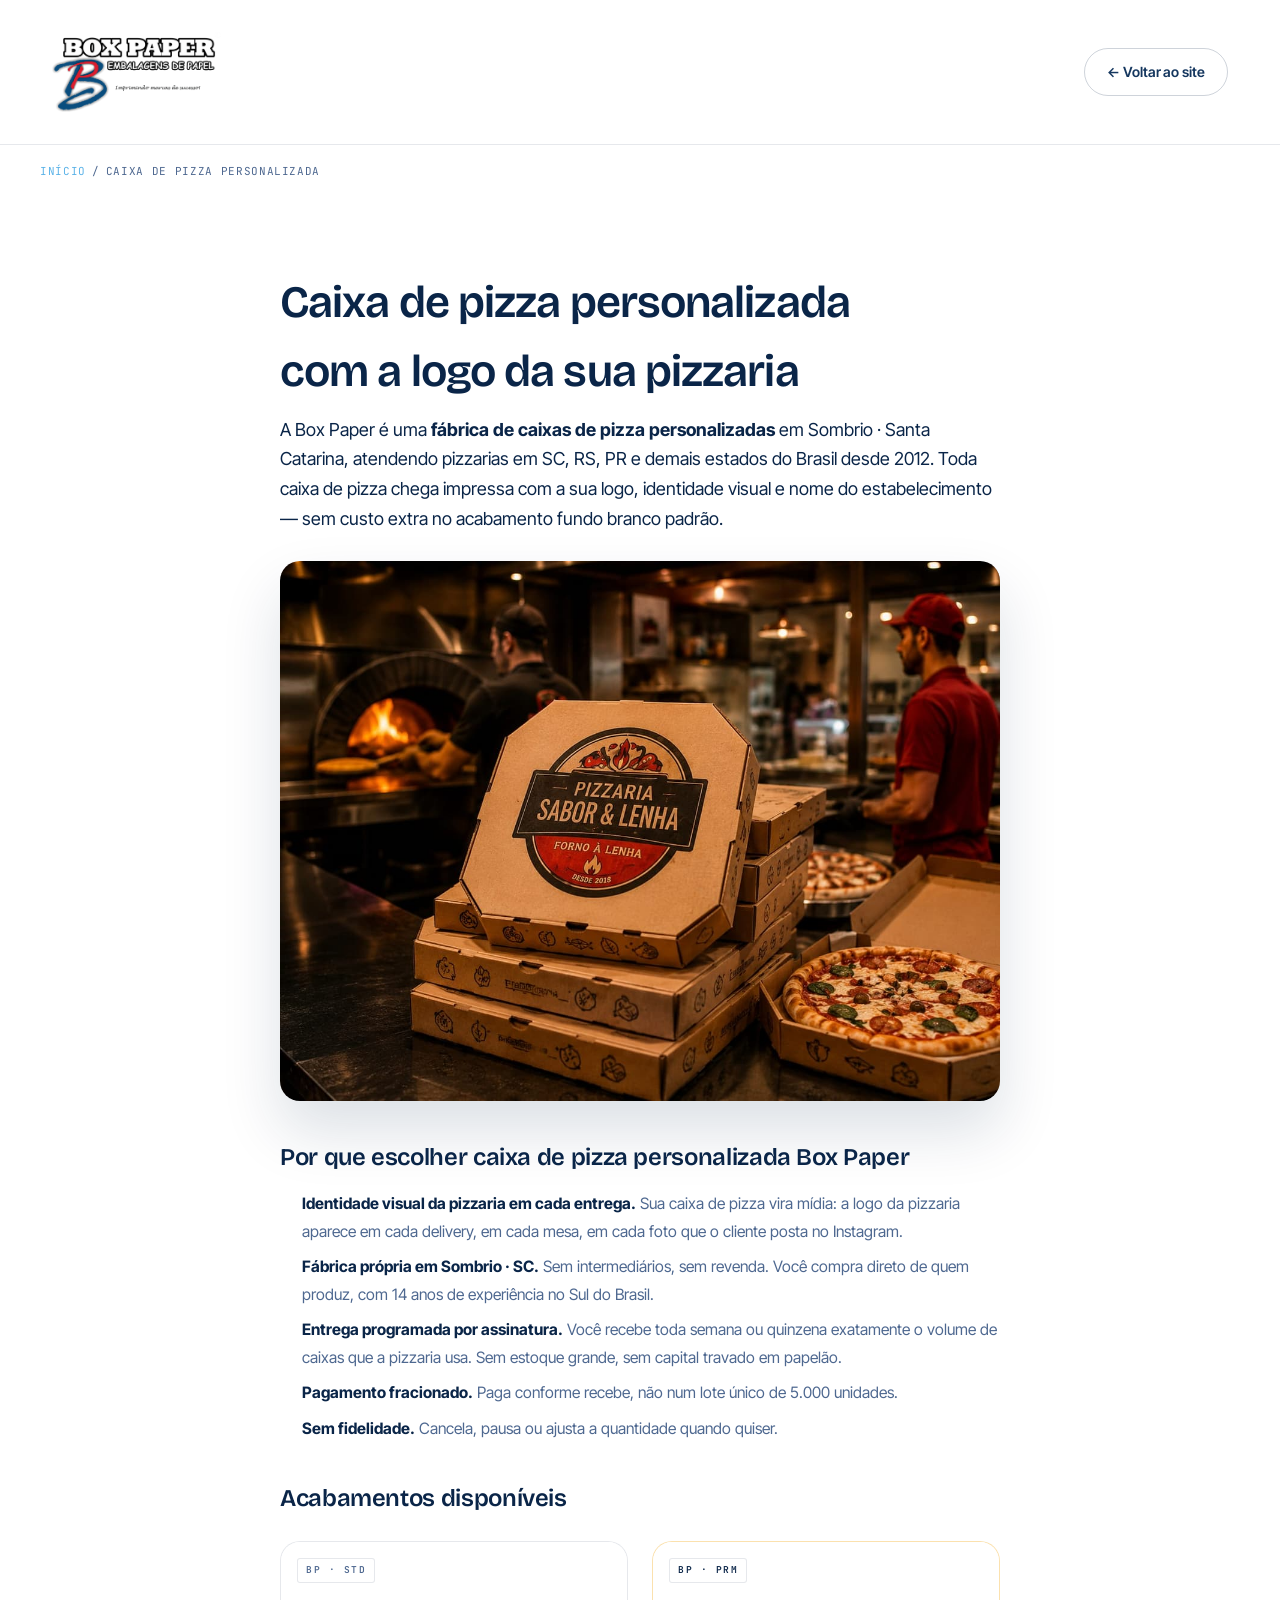
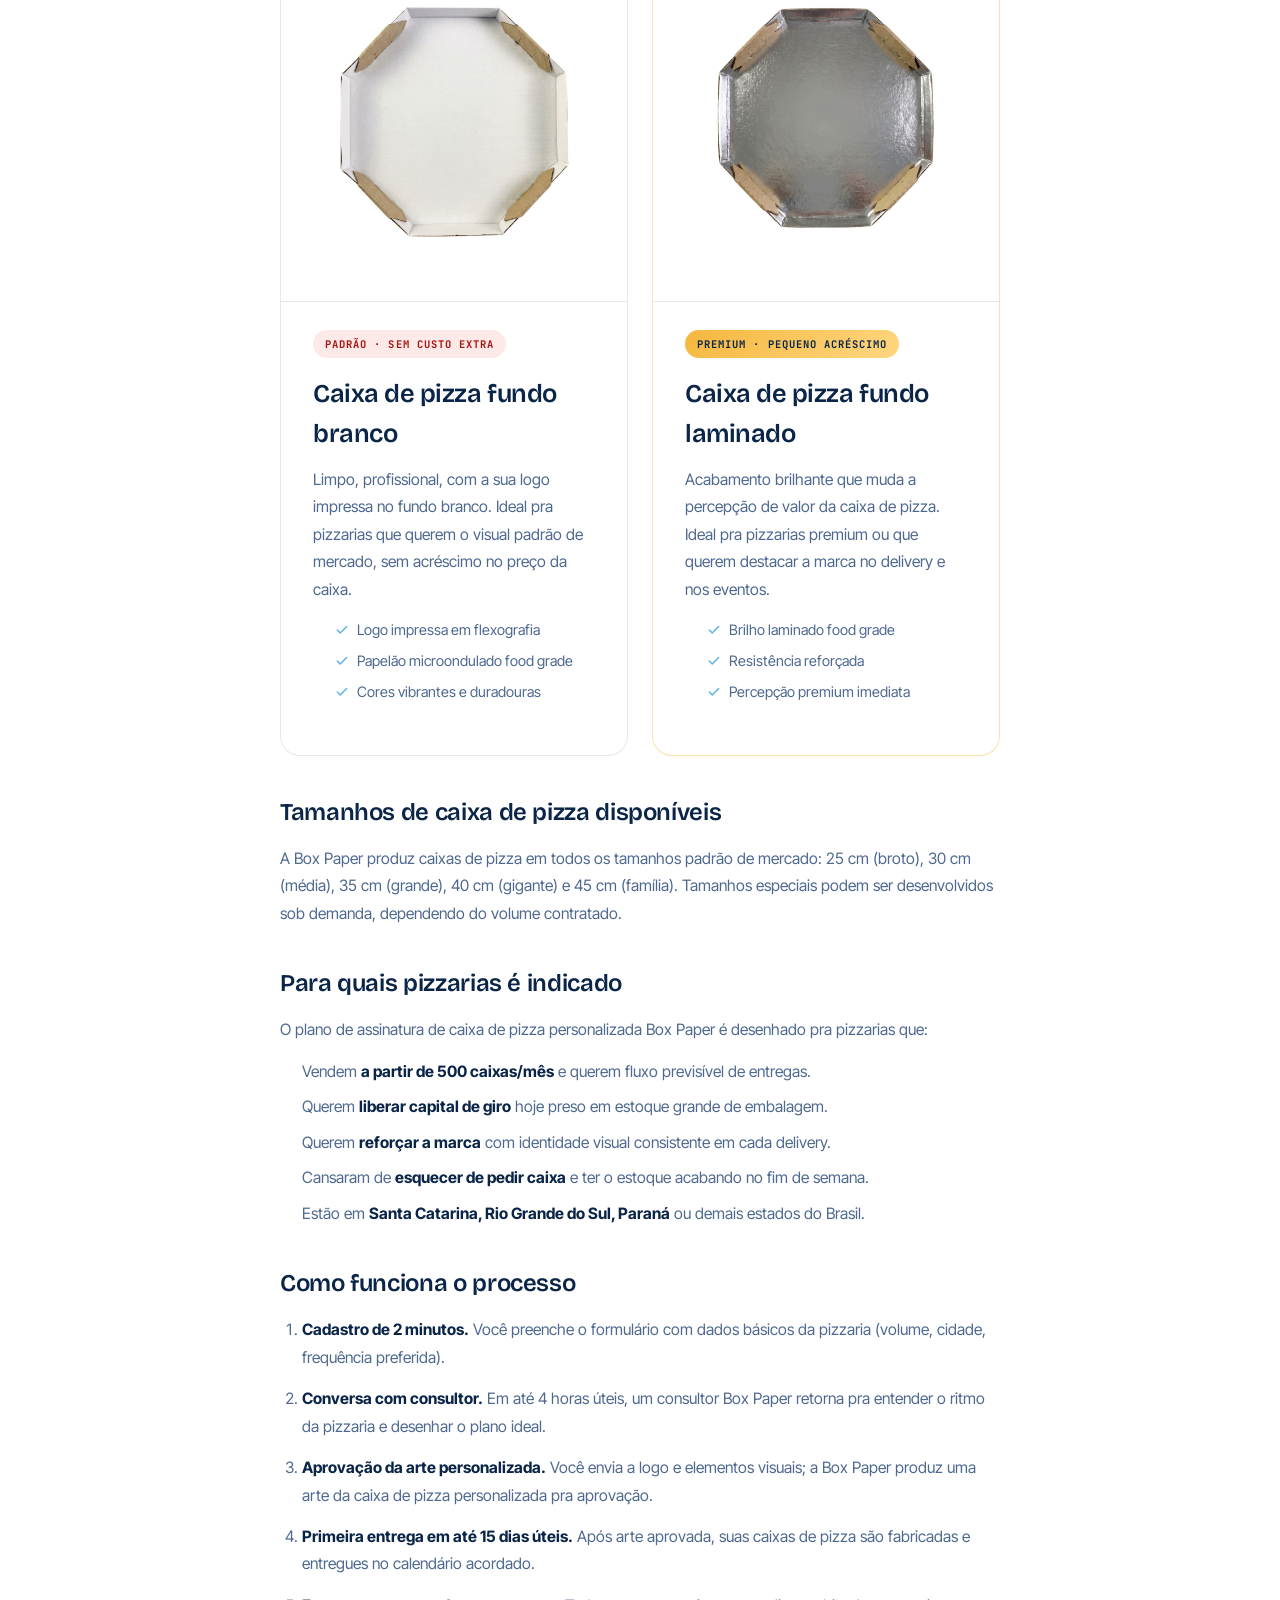
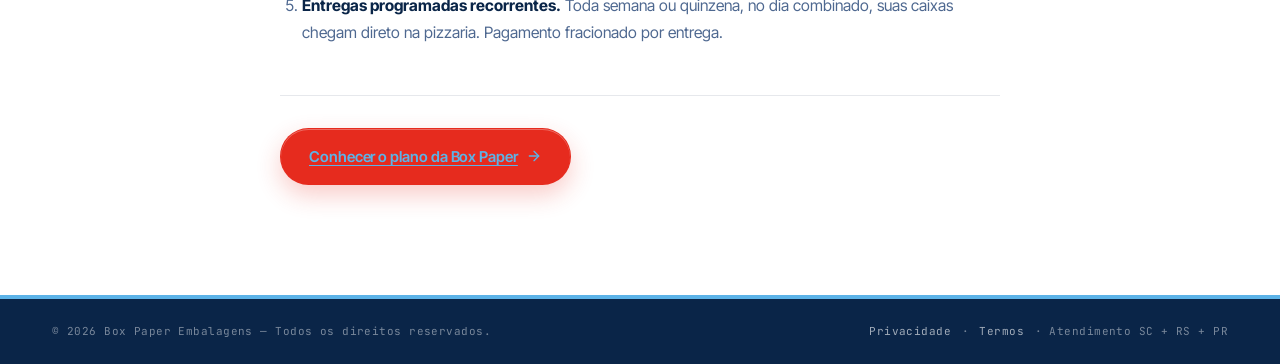
<file: caixas-de-pizza-personalizadas.html>
<!DOCTYPE html>
<html lang="pt-BR">
<head>
  <meta charset="UTF-8">
  <meta name="viewport" content="width=device-width, initial-scale=1.0">
  <meta http-equiv="X-UA-Compatible" content="IE=edge">

  <!-- Google tag (gtag.js) — GA4 Box Paper -->
  <script async src="https://www.googletagmanager.com/gtag/js?id=G-5CVBG5F4PM"></script>
  <script>
    window.dataLayer = window.dataLayer || [];
    function gtag(){dataLayer.push(arguments);}
    gtag('js', new Date());
    gtag('config', 'G-5CVBG5F4PM');
  </script>

  <title>Caixa de Pizza Personalizada com Logo · Fábrica em Sombrio SC | Box Paper</title>
  <meta name="description" content="Caixa de pizza personalizada com a logo da sua pizzaria, impressa direto na fábrica em Sombrio · SC. Acabamentos fundo branco ou laminado, entrega programada, pagamento fracionado. Atendemos SC, RS e PR.">
  <meta name="keywords" content="caixa de pizza personalizada, caixa de pizza com logo, caixa pizza personalizada SC, caixa pizza personalizada RS, caixa pizza personalizada PR, fábrica de caixa de pizza, caixa de pizza Sombrio, embalagem pizzaria personalizada, caixa pizza atacado">
  <meta name="robots" content="index, follow, max-image-preview:large">
  <link rel="canonical" href="https://boxpaperembalagens.com.br/caixas-de-pizza-personalizadas">

  <meta name="geo.region" content="BR-SC">
  <meta name="geo.placename" content="Sombrio, Santa Catarina">
  <meta name="theme-color" content="#5cb3e8">

  <meta property="og:type" content="product">
  <meta property="og:locale" content="pt_BR">
  <meta property="og:site_name" content="Box Paper Embalagens">
  <meta property="og:url" content="https://boxpaperembalagens.com.br/caixas-de-pizza-personalizadas">
  <meta property="og:title" content="Caixa de Pizza Personalizada com Logo — Box Paper Embalagens">
  <meta property="og:description" content="Fábrica de caixas de pizza personalizadas com a logo da sua pizzaria. Entrega programada, pagamento fracionado, acabamentos branco ou laminado. Sombrio · SC.">
  <meta property="og:image" content="https://boxpaperembalagens.com.br/assets/img/caixa-de-pizza-personalizada-com-logo.jpg">

  <meta name="twitter:card" content="summary_large_image">
  <meta name="twitter:title" content="Caixa de Pizza Personalizada — Box Paper">
  <meta name="twitter:description" content="Fábrica de caixas de pizza personalizadas com a logo da sua pizzaria. Entrega programada, pagamento fracionado.">
  <meta name="twitter:image" content="https://boxpaperembalagens.com.br/assets/img/caixa-de-pizza-personalizada-com-logo.jpg">

  <link rel="icon" type="image/png" sizes="32x32" href="/favicon-32.png">
  <link rel="icon" type="image/png" sizes="16x16" href="/favicon-16.png">
  <link rel="icon" type="image/png" sizes="192x192" href="/favicon-192.png">
  <link rel="manifest" href="/site.webmanifest">
  <link rel="apple-touch-icon" href="/favicon-192.png">

  <link rel="preconnect" href="https://fonts.googleapis.com">
  <link rel="preconnect" href="https://fonts.gstatic.com" crossorigin>
  <link href="https://fonts.googleapis.com/css2?family=Bricolage+Grotesque:opsz,wght@12..96,400;12..96,500;12..96,600;12..96,700;12..96,800&family=Newsreader:ital,opsz,wght@1,6..72,400;1,6..72,500;1,6..72,600&family=Inter+Tight:wght@400;500;600;700&family=JetBrains+Mono:wght@500;600&display=swap" rel="stylesheet">
  <link rel="stylesheet" href="styles.css">

  <script type="application/ld+json">
  {
    "@context": "https://schema.org",
    "@graph": [
      {
        "@type": "Product",
        "@id": "https://boxpaperembalagens.com.br/caixas-de-pizza-personalizadas#product",
        "name": "Caixa de Pizza Personalizada com Logo",
        "image": [
          "https://boxpaperembalagens.com.br/assets/img/caixa-de-pizza-personalizada-com-logo.jpg",
          "https://boxpaperembalagens.com.br/assets/img/caixa-de-pizza-fundo-branco-personalizada.jpg",
          "https://boxpaperembalagens.com.br/assets/img/caixa-de-pizza-fundo-laminado-premium.jpg",
          "https://boxpaperembalagens.com.br/assets/img/caixa-de-pizza-personalizada-la-fornaia.png"
        ],
        "description": "Caixa de pizza personalizada com a logo da sua pizzaria, impressa direto na fábrica Box Paper em Sombrio · SC. Acabamentos disponíveis: fundo branco padrão (sem custo extra) ou fundo laminado premium (acabamento brilhante). Entrega programada por assinatura e pagamento fracionado.",
        "brand": { "@type": "Brand", "name": "Box Paper Embalagens" },
        "manufacturer": {
          "@type": "Organization",
          "name": "Box Paper Embalagens",
          "address": { "@type": "PostalAddress", "addressLocality": "Sombrio", "addressRegion": "SC", "addressCountry": "BR" }
        },
        "category": "Embalagens para Alimentos > Caixas de Pizza",
        "material": "Papelão microondulado food grade",
        "offers": {
          "@type": "AggregateOffer",
          "url": "https://boxpaperembalagens.com.br/caixas-de-pizza-personalizadas",
          "priceCurrency": "BRL",
          "lowPrice": "1.50",
          "highPrice": "5.50",
          "offerCount": "2",
          "availability": "https://schema.org/InStock"
        },
        "aggregateRating": { "@type": "AggregateRating", "ratingValue": "4.9", "reviewCount": "47", "bestRating": "5" }
      },
      {
        "@type": "BreadcrumbList",
        "itemListElement": [
          { "@type": "ListItem", "position": 1, "name": "Início", "item": "https://boxpaperembalagens.com.br/" },
          { "@type": "ListItem", "position": 2, "name": "Caixa de Pizza Personalizada", "item": "https://boxpaperembalagens.com.br/caixas-de-pizza-personalizadas" }
        ]
      }
    ]
  }
  </script>
</head>
<body>

<svg width="0" height="0" style="position:absolute" aria-hidden="true">
  <defs>
    <symbol id="i-check" viewBox="0 0 24 24" fill="none" stroke="currentColor" stroke-width="2.5" stroke-linecap="round" stroke-linejoin="round"><polyline points="20 6 9 17 4 12"/></symbol>
    <symbol id="i-arrow" viewBox="0 0 24 24" fill="none" stroke="currentColor" stroke-width="2" stroke-linecap="round" stroke-linejoin="round"><line x1="5" x2="19" y1="12" y2="12"/><polyline points="12 5 19 12 12 19"/></symbol>
  </defs>
</svg>

<header class="nav nav--simple">
  <div class="wrap nav-main-inner">
    <a href="/" class="nav-logo" aria-label="Box Paper Embalagens">
      <img src="assets/img/logo-box-paper.png" alt="Box Paper Embalagens — fábrica de caixas de pizza" width="180" height="84">
    </a>
    <a href="/" class="btn btn--ghost-ink">← Voltar ao site</a>
  </div>
</header>

<nav class="breadcrumbs wrap" aria-label="Breadcrumb">
  <ol>
    <li><a href="/">Início</a></li>
    <li><span aria-current="page">Caixa de Pizza Personalizada</span></li>
  </ol>
</nav>

<main class="legal-content wrap">
  <h1>Caixa de pizza personalizada com a logo da sua pizzaria</h1>
  <p class="lead">A Box Paper é uma <strong>fábrica de caixas de pizza personalizadas</strong> em Sombrio · Santa Catarina, atendendo pizzarias em SC, RS, PR e demais estados do Brasil desde 2012. Toda caixa de pizza chega impressa com a sua logo, identidade visual e nome do estabelecimento — sem custo extra no acabamento fundo branco padrão.</p>

  <figure class="product-hero">
    <img src="assets/img/caixa-de-pizza-personalizada-com-logo.jpg" alt="Caixa de pizza personalizada com a logo de uma pizzaria, impressa pela Box Paper Embalagens" width="1200" height="900" loading="eager">
  </figure>

  <h2>Por que escolher caixa de pizza personalizada Box Paper</h2>
  <ul>
    <li><strong>Identidade visual da pizzaria em cada entrega.</strong> Sua caixa de pizza vira mídia: a logo da pizzaria aparece em cada delivery, em cada mesa, em cada foto que o cliente posta no Instagram.</li>
    <li><strong>Fábrica própria em Sombrio · SC.</strong> Sem intermediários, sem revenda. Você compra direto de quem produz, com 14 anos de experiência no Sul do Brasil.</li>
    <li><strong>Entrega programada por assinatura.</strong> Você recebe toda semana ou quinzena exatamente o volume de caixas que a pizzaria usa. Sem estoque grande, sem capital travado em papelão.</li>
    <li><strong>Pagamento fracionado.</strong> Paga conforme recebe, não num lote único de 5.000 unidades.</li>
    <li><strong>Sem fidelidade.</strong> Cancela, pausa ou ajusta a quantidade quando quiser.</li>
  </ul>

  <h2>Acabamentos disponíveis</h2>
  <div class="finishes" style="margin-top: 24px;">
    <article class="finish-card">
      <figure class="finish-card-media">
        <img src="assets/img/caixa-de-pizza-fundo-branco-personalizada.jpg" alt="Caixa de pizza fundo branco personalizada com logo de pizzaria" width="1200" height="1200" loading="lazy">
      </figure>
      <div class="finish-card-body">
        <span class="finish-card-tag">Padrão · sem custo extra</span>
        <h3>Caixa de pizza fundo branco</h3>
        <p>Limpo, profissional, com a sua logo impressa no fundo branco. Ideal pra pizzarias que querem o visual padrão de mercado, sem acréscimo no preço da caixa.</p>
        <ul class="bullets">
          <li><svg width="14" height="14"><use href="#i-check"/></svg> Logo impressa em flexografia</li>
          <li><svg width="14" height="14"><use href="#i-check"/></svg> Papelão microondulado food grade</li>
          <li><svg width="14" height="14"><use href="#i-check"/></svg> Cores vibrantes e duradouras</li>
        </ul>
      </div>
    </article>

    <article class="finish-card finish-card--premium">
      <figure class="finish-card-media">
        <img src="assets/img/caixa-de-pizza-fundo-laminado-premium.jpg" alt="Caixa de pizza fundo laminado premium brilhante personalizada" width="1200" height="1200" loading="lazy">
      </figure>
      <div class="finish-card-body">
        <span class="finish-card-tag finish-card-tag--gold">Premium · pequeno acréscimo</span>
        <h3>Caixa de pizza fundo laminado</h3>
        <p>Acabamento brilhante que muda a percepção de valor da caixa de pizza. Ideal pra pizzarias premium ou que querem destacar a marca no delivery e nos eventos.</p>
        <ul class="bullets">
          <li><svg width="14" height="14"><use href="#i-check"/></svg> Brilho laminado food grade</li>
          <li><svg width="14" height="14"><use href="#i-check"/></svg> Resistência reforçada</li>
          <li><svg width="14" height="14"><use href="#i-check"/></svg> Percepção premium imediata</li>
        </ul>
      </div>
    </article>
  </div>

  <h2>Tamanhos de caixa de pizza disponíveis</h2>
  <p>A Box Paper produz caixas de pizza em todos os tamanhos padrão de mercado: 25 cm (broto), 30 cm (média), 35 cm (grande), 40 cm (gigante) e 45 cm (família). Tamanhos especiais podem ser desenvolvidos sob demanda, dependendo do volume contratado.</p>

  <h2>Para quais pizzarias é indicado</h2>
  <p>O plano de assinatura de caixa de pizza personalizada Box Paper é desenhado pra pizzarias que:</p>
  <ul>
    <li>Vendem <strong>a partir de 500 caixas/mês</strong> e querem fluxo previsível de entregas.</li>
    <li>Querem <strong>liberar capital de giro</strong> hoje preso em estoque grande de embalagem.</li>
    <li>Querem <strong>reforçar a marca</strong> com identidade visual consistente em cada delivery.</li>
    <li>Cansaram de <strong>esquecer de pedir caixa</strong> e ter o estoque acabando no fim de semana.</li>
    <li>Estão em <strong>Santa Catarina, Rio Grande do Sul, Paraná</strong> ou demais estados do Brasil.</li>
  </ul>

  <h2>Como funciona o processo</h2>
  <ol class="numbered-steps">
    <li><strong>Cadastro de 2 minutos.</strong> Você preenche o formulário com dados básicos da pizzaria (volume, cidade, frequência preferida).</li>
    <li><strong>Conversa com consultor.</strong> Em até 4 horas úteis, um consultor Box Paper retorna pra entender o ritmo da pizzaria e desenhar o plano ideal.</li>
    <li><strong>Aprovação da arte personalizada.</strong> Você envia a logo e elementos visuais; a Box Paper produz uma arte da caixa de pizza personalizada pra aprovação.</li>
    <li><strong>Primeira entrega em até 15 dias úteis.</strong> Após arte aprovada, suas caixas de pizza são fabricadas e entregues no calendário acordado.</li>
    <li><strong>Entregas programadas recorrentes.</strong> Toda semana ou quinzena, no dia combinado, suas caixas chegam direto na pizzaria. Pagamento fracionado por entrega.</li>
  </ol>

  <div class="legal-back">
    <a href="/#contato" class="btn btn--accent btn--lg">Conhecer o plano da Box Paper <svg width="16" height="16"><use href="#i-arrow"/></svg></a>
  </div>
</main>

<footer class="footer footer--simple">
  <div class="wrap footer-bottom">
    <span>© 2026 Box Paper Embalagens — Todos os direitos reservados.</span>
    <span class="footer-legal">
      <a href="/privacidade">Privacidade</a> ·
      <a href="/termos">Termos</a> ·
      Atendimento SC + RS + PR
    </span>
  </div>
</footer>

</body>
</html>
</file>
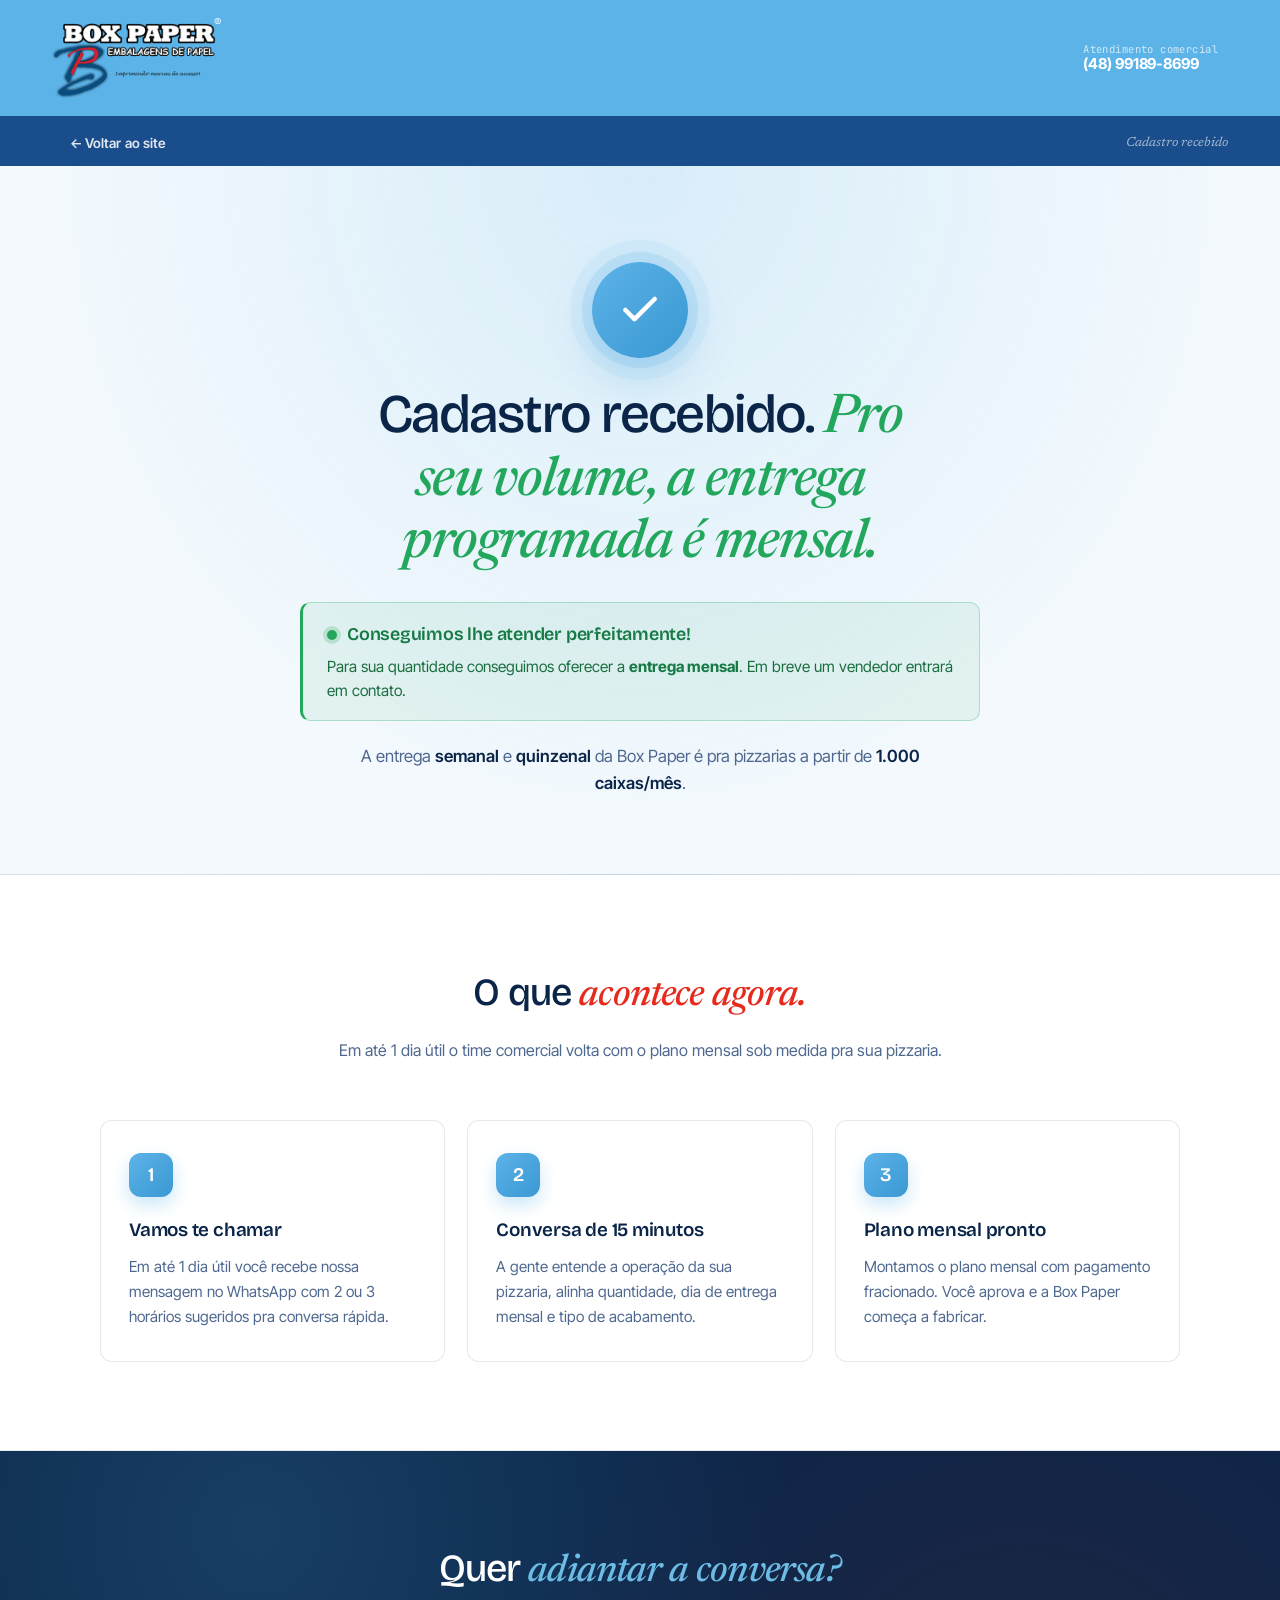
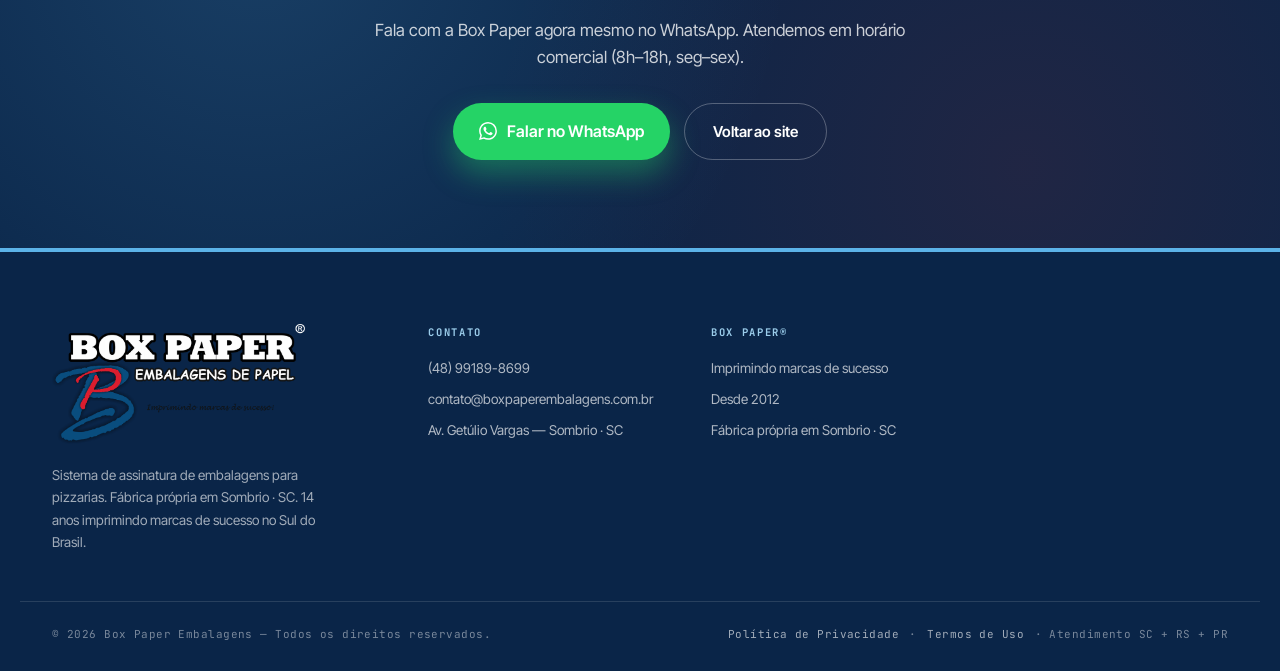
<file: obrigado-mensal.html>
<!DOCTYPE html>
<html lang="pt-BR">
<head>
  <meta charset="UTF-8">
  <meta name="viewport" content="width=device-width, initial-scale=1.0">

  <!-- Google tag (gtag.js) — GA4 Box Paper -->
  <script async src="https://www.googletagmanager.com/gtag/js?id=G-5CVBG5F4PM"></script>
  <script>
    window.dataLayer = window.dataLayer || [];
    function gtag(){dataLayer.push(arguments);}
    gtag('js', new Date());
    gtag('config', 'G-5CVBG5F4PM');
  </script>

  <title>Cadastro recebido · Plano mensal — Box Paper Embalagens</title>
  <meta name="description" content="Recebemos seu cadastro. Pro seu volume, montamos um plano mensal personalizado.">
  <meta name="robots" content="noindex, nofollow, noarchive">
  <meta name="theme-color" content="#5cb3e8">
  <link rel="canonical" href="https://boxpaperembalagens.com.br/obrigado-mensal.html">
  <link rel="icon" type="image/png" sizes="32x32" href="/favicon-32.png">
  <link rel="icon" type="image/png" sizes="16x16" href="/favicon-16.png">
  <link rel="icon" type="image/png" sizes="192x192" href="/favicon-192.png">
  <link rel="manifest" href="/site.webmanifest">
  <link rel="apple-touch-icon" href="/favicon-192.png">

  <link rel="preconnect" href="https://fonts.googleapis.com">
  <link rel="preconnect" href="https://fonts.gstatic.com" crossorigin>
  <link href="https://fonts.googleapis.com/css2?family=Bricolage+Grotesque:opsz,wght@12..96,400;12..96,500;12..96,600;12..96,700;12..96,800&family=Newsreader:ital,opsz,wght@1,6..72,400;1,6..72,500;1,6..72,600&family=Inter+Tight:wght@400;500;600;700&family=JetBrains+Mono:wght@500;600&display=swap" rel="stylesheet">
  <link rel="stylesheet" href="styles.css">

  <!-- Meta Pixel Code -->
  <script>
  !function(f,b,e,v,n,t,s)
  {if(f.fbq)return;n=f.fbq=function(){n.callMethod?
  n.callMethod.apply(n,arguments):n.queue.push(arguments)};
  if(!f._fbq)f._fbq=n;n.push=n;n.loaded=!0;n.version='2.0';
  n.queue=[];t=b.createElement(e);t.async=!0;
  t.src=v;s=b.getElementsByTagName(e)[0];
  s.parentNode.insertBefore(t,s)}(window, document,'script',
  'https://connect.facebook.net/en_US/fbevents.js');
  fbq('init', '1190499720804869');
  fbq('track', 'PageView');
  </script>
  <noscript><img height="1" width="1" style="display:none"
  src="https://www.facebook.com/tr?id=1190499720804869&ev=PageView&noscript=1"/></noscript>
  <!-- End Meta Pixel Code -->

  <style>
    body.thanks-page { background: var(--sky-50); }

    @media (max-width: 720px) {
      .thanks-page .nav-main-inner { justify-content: center; }
      .thanks-page .nav-meta { display: none; }
      .thanks-page .nav-menu-inner { justify-content: center; }
      .thanks-page .nav-since { display: none; }
      .thanks-page .nav-links { justify-content: center; }
    }

    .thanks-hero {
      padding: clamp(56px, 8vw, 96px) 0 clamp(48px, 6vw, 80px);
      text-align: center;
      background:
        radial-gradient(ellipse at top, rgba(92, 179, 232, 0.18), transparent 65%),
        var(--sky-50);
      border-bottom: 1px solid var(--rule-ink);
    }
    .thanks-icon {
      width: 96px; height: 96px;
      margin: 0 auto 28px;
      border-radius: 50%;
      background: linear-gradient(135deg, var(--sky-500), var(--sky-600));
      color: #fff;
      display: inline-flex; align-items: center; justify-content: center;
      box-shadow:
        0 0 0 10px rgba(92, 179, 232, 0.18),
        0 0 0 22px rgba(92, 179, 232, 0.08),
        0 18px 50px rgba(58, 152, 210, 0.30);
      animation: thanks-pop 0.65s cubic-bezier(0.22, 1.36, 0.44, 1) backwards;
    }
    .thanks-icon svg { width: 44px; height: 44px; stroke-width: 3; }
    @keyframes thanks-pop {
      0% { opacity: 0; transform: scale(0.5); }
      60% { transform: scale(1.08); }
      100% { opacity: 1; transform: scale(1); }
    }
    .thanks-hero h1 {
      font-family: var(--font-display);
      font-size: clamp(2.2rem, 5vw, 3.4rem);
      font-weight: 500; letter-spacing: -0.028em; line-height: 1.06;
      color: var(--ink); max-width: 760px; margin: 0 auto 18px;
      text-wrap: balance;
    }
    .thanks-hero h1 em {
      font-family: var(--font-italic);
      font-style: italic; font-weight: 500;
      color: #22a75d;
    }
    .thanks-lead {
      font-size: clamp(1.05rem, 1.3vw, 1.18rem);
      color: var(--ink-muted);
      max-width: 640px; margin: 0 auto;
      line-height: 1.6;
    }
    .thanks-lead strong { color: var(--ink); font-weight: 600; }

    /* aviso aprovado em verde */
    .thanks-approved {
      max-width: 680px;
      margin: clamp(20px, 3vw, 28px) auto clamp(18px, 2.4vw, 22px);
      padding: 18px 24px;
      background: rgba(34, 167, 93, 0.08);
      border: 1px solid rgba(34, 167, 93, 0.28);
      border-left: 3px solid #22a75d;
      border-radius: 10px;
      text-align: left;
    }
    .thanks-approved-title {
      display: flex;
      align-items: center;
      gap: 10px;
      font-family: var(--font-display);
      font-size: clamp(1.05rem, 1.4vw, 1.18rem);
      font-weight: 600;
      color: #167a44;
      letter-spacing: -0.012em;
      margin-bottom: 6px;
    }
    .thanks-approved-title::before {
      content: '';
      width: 10px; height: 10px;
      border-radius: 50%;
      background: #22a75d;
      box-shadow: 0 0 0 4px rgba(34, 167, 93, 0.20);
      flex-shrink: 0;
    }
    .thanks-approved p {
      margin: 0;
      font-size: clamp(0.96rem, 1.15vw, 1.02rem);
      line-height: 1.55;
      color: #1a6d3f;
    }
    .thanks-approved p strong { color: #167a44; font-weight: 700; }

    /* Next steps */
    .next-steps-section {
      padding: clamp(56px, 8vw, 88px) 0;
      background: #fff;
      border-bottom: 1px solid var(--rule-ink);
    }
    .next-steps-head {
      text-align: center;
      max-width: 640px;
      margin: 0 auto clamp(40px, 5vw, 56px);
    }
    .next-steps-head h2 {
      font-family: var(--font-display);
      font-size: clamp(1.7rem, 3vw, 2.4rem);
      font-weight: 500; letter-spacing: -0.022em;
      color: var(--ink); margin-bottom: 12px;
    }
    .next-steps-head h2 em {
      font-family: var(--font-italic);
      font-style: italic; color: var(--tomato); font-weight: 500;
    }
    .next-steps-head p {
      color: var(--ink-muted); font-size: 1rem; line-height: 1.6;
    }
    .next-steps {
      display: grid; grid-template-columns: repeat(3, 1fr);
      gap: 22px; max-width: 1080px; margin: 0 auto;
    }
    .next-step {
      background: var(--paper);
      border-radius: var(--radius);
      padding: 32px 28px;
      border: 1px solid var(--rule-ink);
      transition: transform 0.3s var(--ease), box-shadow 0.3s var(--ease), border-color 0.3s var(--ease);
    }
    .next-step:hover {
      transform: translateY(-4px);
      box-shadow: 0 22px 50px rgba(10, 37, 72, 0.10);
      border-color: var(--sky-300);
    }
    .next-step-num {
      display: inline-flex; align-items: center; justify-content: center;
      width: 44px; height: 44px; border-radius: 12px;
      background: linear-gradient(135deg, var(--sky-500), var(--sky-600));
      color: #fff; font-family: var(--font-display);
      font-size: 1.2rem; font-weight: 600; margin-bottom: 18px;
      box-shadow: 0 8px 18px rgba(92, 179, 232, 0.32);
    }
    .next-step h3 {
      font-family: var(--font-display);
      font-size: 1.18rem; font-weight: 600;
      color: var(--ink); margin-bottom: 10px; letter-spacing: -0.012em;
    }
    .next-step p { font-size: 0.95rem; color: var(--ink-muted); line-height: 1.65; }

    /* WhatsApp CTA */
    .thanks-cta {
      padding: clamp(56px, 8vw, 88px) 0;
      background: var(--navy-900);
      color: #fff; text-align: center;
      position: relative; overflow: hidden;
    }
    .thanks-cta::before {
      content: ''; position: absolute; inset: 0;
      background:
        radial-gradient(circle at 20% 20%, rgba(92, 179, 232, 0.18), transparent 50%),
        radial-gradient(circle at 80% 80%, rgba(230, 43, 30, 0.10), transparent 50%);
      pointer-events: none;
    }
    .thanks-cta > .wrap { position: relative; z-index: 1; }
    .thanks-cta h2 {
      font-family: var(--font-display);
      font-size: clamp(1.7rem, 3vw, 2.4rem);
      font-weight: 500; letter-spacing: -0.022em;
      color: #fff; margin-bottom: 14px; text-wrap: balance;
    }
    .thanks-cta h2 em {
      font-family: var(--font-italic);
      font-style: italic; color: var(--sky-400); font-weight: 500;
    }
    .thanks-cta p {
      color: rgba(255, 255, 255, 0.78);
      font-size: 1.05rem; max-width: 560px;
      margin: 0 auto 32px; line-height: 1.6;
    }
    .thanks-cta-actions {
      display: flex; gap: 14px; justify-content: center; flex-wrap: wrap;
    }
    .btn--wpp {
      background: #25D366; color: #fff; font-weight: 600;
      display: inline-flex; align-items: center; gap: 10px;
      padding: 14px 26px; border-radius: 100px;
      text-decoration: none;
      transition: transform 0.2s var(--ease), box-shadow 0.2s var(--ease);
      box-shadow: 0 14px 30px rgba(37, 211, 102, 0.40);
    }
    .btn--wpp:hover {
      transform: translateY(-2px);
      box-shadow: 0 20px 40px rgba(37, 211, 102, 0.50);
    }

    @media (max-width: 800px) { .next-steps { grid-template-columns: 1fr; } }
    @media (max-width: 560px) {
      .thanks-hero { padding: 48px 0 40px; }
      .thanks-icon { width: 80px; height: 80px; margin-bottom: 22px; }
      .thanks-icon svg { width: 36px; height: 36px; }
    }
  </style>
</head>
<body class="thanks-page">

<svg width="0" height="0" style="position:absolute" aria-hidden="true">
  <defs>
    <symbol id="i-check" viewBox="0 0 24 24" fill="none" stroke="currentColor" stroke-width="2.5" stroke-linecap="round" stroke-linejoin="round"><polyline points="20 6 9 17 4 12"/></symbol>
    <symbol id="i-calendar" viewBox="0 0 24 24" fill="none" stroke="currentColor" stroke-width="2" stroke-linecap="round" stroke-linejoin="round"><rect x="3" y="4" width="18" height="18" rx="2" ry="2"/><line x1="16" x2="16" y1="2" y2="6"/><line x1="8" x2="8" y1="2" y2="6"/><line x1="3" x2="21" y1="10" y2="10"/></symbol>
    <symbol id="i-arrow" viewBox="0 0 24 24" fill="none" stroke="currentColor" stroke-width="2" stroke-linecap="round" stroke-linejoin="round"><line x1="5" x2="19" y1="12" y2="12"/><polyline points="12 5 19 12 12 19"/></symbol>
    <symbol id="i-wpp" viewBox="0 0 24 24" fill="currentColor"><path d="M17.472 14.382c-.297-.149-1.758-.867-2.03-.967-.273-.099-.471-.148-.67.15-.197.297-.767.966-.94 1.164-.173.199-.347.223-.644.075-.297-.15-1.255-.463-2.39-1.475-.883-.788-1.48-1.761-1.653-2.059-.173-.297-.018-.458.13-.606.134-.133.298-.347.446-.52.149-.174.198-.298.298-.497.099-.198.05-.371-.025-.52-.075-.149-.669-1.612-.916-2.207-.242-.579-.487-.5-.669-.51-.173-.008-.371-.01-.57-.01-.198 0-.52.074-.792.372-.272.297-1.04 1.016-1.04 2.479 0 1.462 1.065 2.875 1.213 3.074.149.198 2.096 3.2 5.077 4.487.709.306 1.262.489 1.694.625.712.227 1.36.195 1.871.118.571-.085 1.758-.719 2.006-1.413.248-.694.248-1.289.173-1.413-.074-.124-.272-.198-.57-.347m-5.421 7.403h-.004a9.87 9.87 0 0 1-5.031-1.378l-.361-.214-3.741.982.998-3.648-.235-.374a9.86 9.86 0 0 1-1.51-5.26c.001-5.45 4.436-9.884 9.888-9.884 2.64 0 5.122 1.03 6.988 2.898a9.825 9.825 0 0 1 2.893 6.994c-.003 5.45-4.437 9.884-9.885 9.884m8.413-18.297A11.815 11.815 0 0 0 12.05 0C5.495 0 .16 5.335.157 11.892c0 2.096.547 4.142 1.588 5.945L.057 24l6.305-1.654a11.882 11.882 0 0 0 5.683 1.448h.005c6.554 0 11.89-5.335 11.893-11.893a11.821 11.821 0 0 0-3.48-8.413Z"/></symbol>
  </defs>
</svg>

<!-- HEADER -->
<header class="nav">
  <div class="nav-main">
    <div class="wrap nav-main-inner">
      <a href="/" class="nav-logo" aria-label="Box Paper Embalagens">
        <img src="assets/img/logo-box-paper.png" alt="Box Paper Embalagens — fábrica de caixas de pizza" width="200" height="92">
      </a>
      <div class="nav-meta">
        <a href="tel:+5548991898699" class="nav-phone">
          <span>
            <small>Atendimento comercial</small>
            <strong>(48) 99189-8699</strong>
          </span>
        </a>
      </div>
    </div>
  </div>
  <div class="nav-menu">
    <div class="wrap nav-menu-inner">
      <nav aria-label="principal" class="nav-links">
        <a href="/">← Voltar ao site</a>
      </nav>
      <span class="nav-since">Cadastro recebido</span>
    </div>
  </div>
</header>

<!-- HERO -->
<section class="thanks-hero">
  <div class="wrap">
    <div class="thanks-icon"><svg><use href="#i-check"/></svg></div>
    <h1>Cadastro recebido. <em>Pro seu volume, a entrega programada é mensal.</em></h1>
    <div class="thanks-approved">
      <div class="thanks-approved-title">Conseguimos lhe atender perfeitamente!</div>
      <p>Para sua quantidade conseguimos oferecer a <strong>entrega mensal</strong>. Em breve um vendedor entrará em contato.</p>
    </div>
    <p class="thanks-lead">A entrega <strong>semanal</strong> e <strong>quinzenal</strong> da Box Paper é pra pizzarias a partir de <strong>1.000 caixas/mês</strong>.</p>
  </div>
</section>

<!-- NEXT STEPS -->
<section class="next-steps-section">
  <div class="wrap">
    <div class="next-steps-head">
      <h2>O que <em>acontece agora.</em></h2>
      <p>Em até 1 dia útil o time comercial volta com o plano mensal sob medida pra sua pizzaria.</p>
    </div>
    <div class="next-steps">
      <article class="next-step">
        <div class="next-step-num">1</div>
        <h3>Vamos te chamar</h3>
        <p>Em até 1 dia útil você recebe nossa mensagem no WhatsApp com 2 ou 3 horários sugeridos pra conversa rápida.</p>
      </article>
      <article class="next-step">
        <div class="next-step-num">2</div>
        <h3>Conversa de 15 minutos</h3>
        <p>A gente entende a operação da sua pizzaria, alinha quantidade, dia de entrega mensal e tipo de acabamento.</p>
      </article>
      <article class="next-step">
        <div class="next-step-num">3</div>
        <h3>Plano mensal pronto</h3>
        <p>Montamos o plano mensal com pagamento fracionado. Você aprova e a Box Paper começa a fabricar.</p>
      </article>
    </div>
  </div>
</section>

<!-- WHATSAPP CTA -->
<section class="thanks-cta">
  <div class="wrap">
    <h2>Quer <em>adiantar a conversa?</em></h2>
    <p>Fala com a Box Paper agora mesmo no WhatsApp. Atendemos em horário comercial (8h–18h, seg–sex).</p>
    <div class="thanks-cta-actions">
      <a href="https://wa.me/5548991898699?text=Acabei%20de%20me%20cadastrar%20no%20site%20e%20quero%20conhecer%20o%20plano%20mensal." class="btn--wpp" target="_blank" rel="noopener">
        <svg width="18" height="18"><use href="#i-wpp"/></svg> Falar no WhatsApp
      </a>
      <a href="/" class="btn btn--outline-light btn--lg">Voltar ao site</a>
    </div>
  </div>
</section>

<!-- FOOTER -->
<footer class="footer">
  <div class="wrap footer-grid">
    <div class="footer-brand">
      <img src="assets/img/logo-box-paper.png" alt="Box Paper Embalagens" width="180" height="84" class="footer-logo">
      <p>Sistema de assinatura de embalagens para pizzarias. Fábrica própria em Sombrio · SC. 14 anos imprimindo marcas de sucesso no Sul do Brasil.</p>
    </div>
    <div class="footer-col">
      <h4>Contato</h4>
      <ul>
        <li><a href="https://wa.me/5548991898699?text=Ol%C3%A1%2C%20vim%20do%20seu%20site%2C%20gostaria%20de%20saber%20mais%20sobre%20o%20plano%20de%20caixas%20recorrente" target="_blank" rel="noopener">(48) 99189-8699</a></li>
        <li><a href="mailto:contato@boxpaperembalagens.com.br">contato@<wbr>boxpaperembalagens.com.br</a></li>
        <li>Av. Getúlio Vargas — Sombrio · SC</li>
      </ul>
    </div>
    <div class="footer-col">
      <h4>Box Paper®</h4>
      <ul>
        <li>Imprimindo marcas de sucesso</li>
        <li>Desde 2012</li>
        <li>Fábrica própria em Sombrio · SC</li>
      </ul>
    </div>
  </div>
  <div class="footer-bottom wrap">
    <span>© 2026 Box Paper Embalagens — Todos os direitos reservados.</span>
    <span class="footer-legal">
      <a href="/privacidade">Política de Privacidade</a> ·
      <a href="/termos">Termos de Uso</a> ·
      Atendimento SC + RS + PR
    </span>
  </div>
</footer>

<!-- Meta Pixel — Lead + LeadMenos1000Caixas (custom event) -->
<script>
(function () {
  const params = new URLSearchParams(location.search);
  const eventId = params.get('event_id') || ('lead-' + Date.now());
  if (typeof fbq === 'function') {
    fbq('track', 'Lead', {
      content_name: 'Box Paper · Cadastro Mensal',
      content_category: 'caixa-pizza',
      value: 0,
      currency: 'BRL'
    }, { eventID: eventId });
    fbq('trackCustom', 'LeadMenos1000Caixas', {
      content_name: 'Box Paper · Plano Mensal',
      value: 0,
      currency: 'BRL'
    }, { eventID: eventId });
  }

  /* GA4 — conversao + variante <1000 caixas (mesmo event_id pra cruzar com Pixel) */
  if (typeof gtag === 'function') {
    gtag('event', 'conversion_lead', {
      event_id:   eventId,
      page_type:  'thanks-mensal',
      tier:       'menos-1000',
      value:      50,
      currency:   'BRL'
    });
    gtag('event', 'lead_menos_1000_caixas_thanks', {
      event_id:   eventId,
      value:      50,
      currency:   'BRL'
    });
  }
})();
</script>

</body>
</html>
</file>
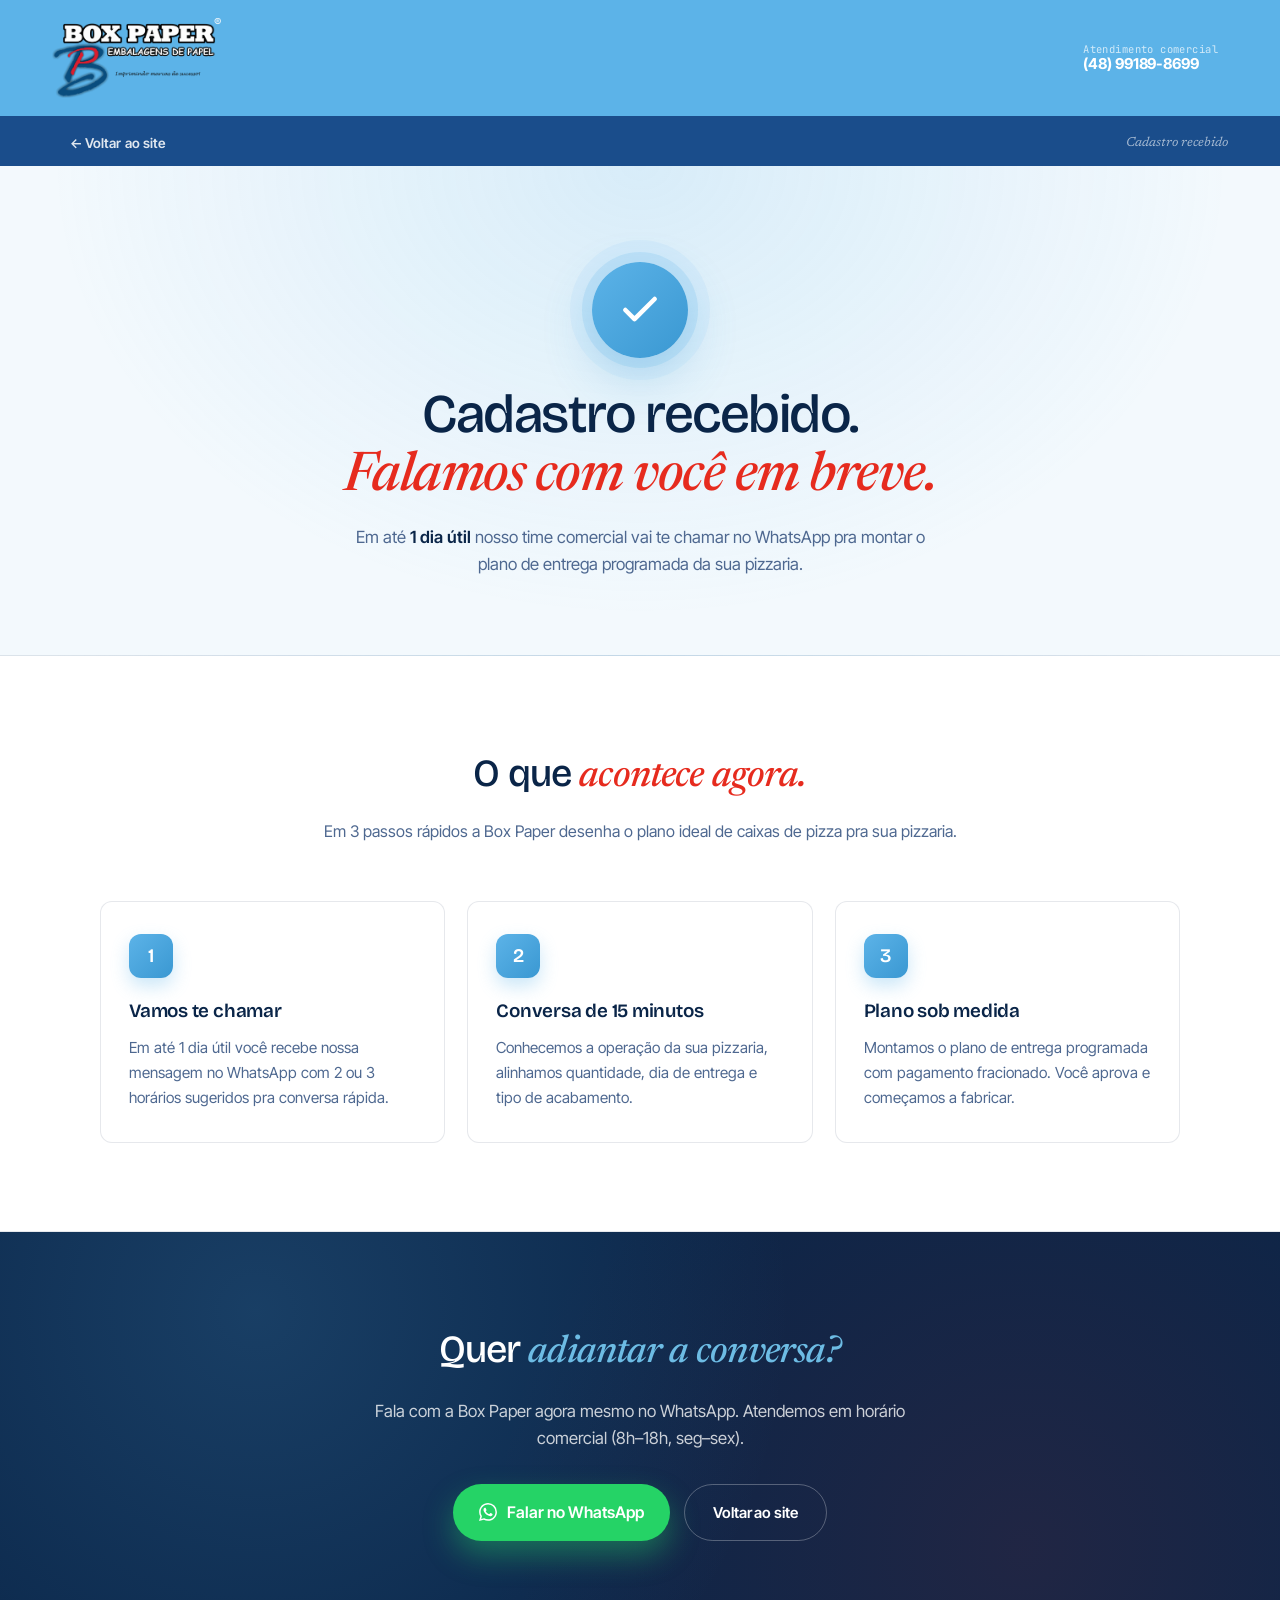
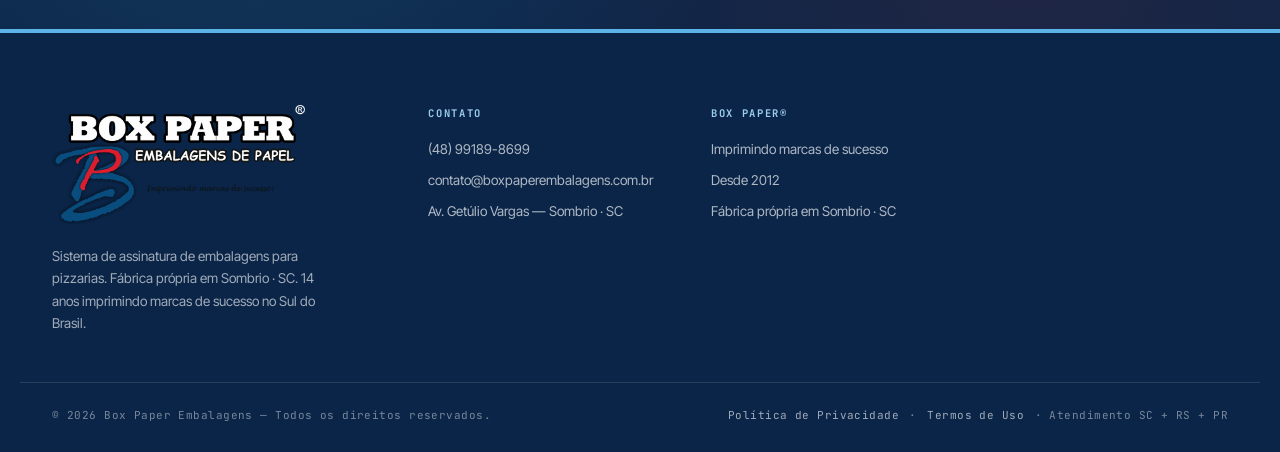
<file: obrigado.html>
<!DOCTYPE html>
<html lang="pt-BR">
<head>
  <meta charset="UTF-8">
  <meta name="viewport" content="width=device-width, initial-scale=1.0">

  <!-- Google tag (gtag.js) — GA4 Box Paper -->
  <script async src="https://www.googletagmanager.com/gtag/js?id=G-5CVBG5F4PM"></script>
  <script>
    window.dataLayer = window.dataLayer || [];
    function gtag(){dataLayer.push(arguments);}
    gtag('js', new Date());
    gtag('config', 'G-5CVBG5F4PM');
  </script>

  <title>Cadastro recebido — Box Paper Embalagens</title>
  <meta name="description" content="Recebemos seu cadastro. Em breve um consultor da Box Paper entrará em contato.">
  <meta name="robots" content="noindex, nofollow, noarchive">
  <meta name="theme-color" content="#5cb3e8">
  <link rel="canonical" href="https://boxpaperembalagens.com.br/obrigado.html">
  <link rel="icon" type="image/png" sizes="32x32" href="/favicon-32.png">
  <link rel="icon" type="image/png" sizes="16x16" href="/favicon-16.png">
  <link rel="icon" type="image/png" sizes="192x192" href="/favicon-192.png">
  <link rel="manifest" href="/site.webmanifest">
  <link rel="apple-touch-icon" href="/favicon-192.png">

  <link rel="preconnect" href="https://fonts.googleapis.com">
  <link rel="preconnect" href="https://fonts.gstatic.com" crossorigin>
  <link href="https://fonts.googleapis.com/css2?family=Bricolage+Grotesque:opsz,wght@12..96,400;12..96,500;12..96,600;12..96,700;12..96,800&family=Newsreader:ital,opsz,wght@1,6..72,400;1,6..72,500;1,6..72,600&family=Inter+Tight:wght@400;500;600;700&family=JetBrains+Mono:wght@500;600&display=swap" rel="stylesheet">
  <link rel="stylesheet" href="styles.css">

  <!-- Meta Pixel Code -->
  <script>
  !function(f,b,e,v,n,t,s)
  {if(f.fbq)return;n=f.fbq=function(){n.callMethod?
  n.callMethod.apply(n,arguments):n.queue.push(arguments)};
  if(!f._fbq)f._fbq=n;n.push=n;n.loaded=!0;n.version='2.0';
  n.queue=[];t=b.createElement(e);t.async=!0;
  t.src=v;s=b.getElementsByTagName(e)[0];
  s.parentNode.insertBefore(t,s)}(window, document,'script',
  'https://connect.facebook.net/en_US/fbevents.js');
  fbq('init', '1190499720804869');
  fbq('track', 'PageView');
  </script>
  <noscript><img height="1" width="1" style="display:none"
  src="https://www.facebook.com/tr?id=1190499720804869&ev=PageView&noscript=1"/></noscript>
  <!-- End Meta Pixel Code -->

  <style>
    /* ===== OBRIGADO PAGE — extends main site identity ===== */
    body.thanks-page { background: var(--sky-50); }

    /* logo centralizado na nav — apenas mobile */
    @media (max-width: 720px) {
      .thanks-page .nav-main-inner { justify-content: center; }
      .thanks-page .nav-meta { display: none; }
      .thanks-page .nav-menu-inner { justify-content: center; }
      .thanks-page .nav-since { display: none; }
      .thanks-page .nav-links { justify-content: center; }
    }

    .thanks-hero {
      padding: clamp(56px, 8vw, 96px) 0 clamp(48px, 6vw, 80px);
      text-align: center;
      background:
        radial-gradient(ellipse at top, rgba(92, 179, 232, 0.18), transparent 65%),
        var(--sky-50);
      border-bottom: 1px solid var(--rule-ink);
    }
    .thanks-icon {
      width: 96px;
      height: 96px;
      margin: 0 auto 28px;
      border-radius: 50%;
      background: linear-gradient(135deg, var(--sky-500), var(--sky-600));
      color: #fff;
      display: inline-flex;
      align-items: center;
      justify-content: center;
      box-shadow:
        0 0 0 10px rgba(92, 179, 232, 0.18),
        0 0 0 22px rgba(92, 179, 232, 0.08),
        0 18px 50px rgba(58, 152, 210, 0.30);
      animation: thanks-pop 0.65s cubic-bezier(0.22, 1.36, 0.44, 1) backwards;
    }
    .thanks-icon svg { width: 44px; height: 44px; stroke-width: 3; }
    @keyframes thanks-pop {
      0% { opacity: 0; transform: scale(0.5); }
      60% { transform: scale(1.08); }
      100% { opacity: 1; transform: scale(1); }
    }
    .thanks-hero h1 {
      font-family: var(--font-display);
      font-size: clamp(2.2rem, 5vw, 3.4rem);
      font-weight: 500;
      letter-spacing: -0.028em;
      line-height: 1.06;
      color: var(--ink);
      max-width: 720px;
      margin: 0 auto 18px;
      text-wrap: balance;
    }
    .thanks-hero h1 em {
      font-family: var(--font-italic);
      font-style: italic;
      font-weight: 500;
      color: var(--tomato);
    }
    .thanks-lead {
      font-size: clamp(1.05rem, 1.3vw, 1.18rem);
      color: var(--ink-muted);
      max-width: 580px;
      margin: 0 auto;
      line-height: 1.6;
    }
    .thanks-lead strong { color: var(--ink); font-weight: 600; }
    .thanks-eyebrow {
      display: inline-flex;
      align-items: center;
      gap: 8px;
      font-family: var(--font-mono);
      font-size: 10.5px;
      font-weight: 600;
      letter-spacing: 0.16em;
      text-transform: uppercase;
      padding: 6px 14px;
      border-radius: 100px;
      background: rgba(230, 43, 30, 0.10);
      color: var(--tomato-deep);
      margin-bottom: 22px;
    }
    .thanks-eyebrow::before {
      content: '';
      width: 6px; height: 6px;
      border-radius: 50%;
      background: var(--tomato);
      box-shadow: 0 0 0 4px rgba(230, 43, 30, 0.18);
      animation: pulse 2s ease-in-out infinite;
    }
    @keyframes pulse {
      0%, 100% { box-shadow: 0 0 0 4px rgba(230, 43, 30, 0.18); }
      50% { box-shadow: 0 0 0 7px rgba(230, 43, 30, 0.04); }
    }

    /* Next steps section */
    .next-steps-section {
      padding: clamp(56px, 8vw, 88px) 0;
      background: #fff;
      border-bottom: 1px solid var(--rule-ink);
    }
    .next-steps-head {
      text-align: center;
      max-width: 640px;
      margin: 0 auto clamp(40px, 5vw, 56px);
    }
    .next-steps-head h2 {
      font-family: var(--font-display);
      font-size: clamp(1.7rem, 3vw, 2.4rem);
      font-weight: 500;
      letter-spacing: -0.022em;
      color: var(--ink);
      margin-bottom: 12px;
    }
    .next-steps-head h2 em {
      font-family: var(--font-italic);
      font-style: italic;
      color: var(--tomato);
      font-weight: 500;
    }
    .next-steps-head p {
      color: var(--ink-muted);
      font-size: 1rem;
      line-height: 1.6;
    }
    .next-steps {
      display: grid;
      grid-template-columns: repeat(3, 1fr);
      gap: 22px;
      max-width: 1080px;
      margin: 0 auto;
    }
    .next-step {
      background: var(--paper);
      border-radius: var(--radius);
      padding: 32px 28px;
      border: 1px solid var(--rule-ink);
      transition: transform 0.3s var(--ease), box-shadow 0.3s var(--ease), border-color 0.3s var(--ease);
      position: relative;
    }
    .next-step:hover {
      transform: translateY(-4px);
      box-shadow: 0 22px 50px rgba(10, 37, 72, 0.10);
      border-color: var(--sky-300);
    }
    .next-step-num {
      display: inline-flex;
      align-items: center;
      justify-content: center;
      width: 44px; height: 44px;
      border-radius: 12px;
      background: linear-gradient(135deg, var(--sky-500), var(--sky-600));
      color: #fff;
      font-family: var(--font-display);
      font-size: 1.2rem;
      font-weight: 600;
      margin-bottom: 18px;
      box-shadow: 0 8px 18px rgba(92, 179, 232, 0.32);
    }
    .next-step h3 {
      font-family: var(--font-display);
      font-size: 1.18rem;
      font-weight: 600;
      color: var(--ink);
      margin-bottom: 10px;
      letter-spacing: -0.012em;
    }
    .next-step p {
      font-size: 0.95rem;
      color: var(--ink-muted);
      line-height: 1.65;
    }

    /* WhatsApp CTA */
    .thanks-cta {
      padding: clamp(56px, 8vw, 88px) 0;
      background: var(--navy-900);
      color: #fff;
      text-align: center;
      position: relative;
      overflow: hidden;
    }
    .thanks-cta::before {
      content: '';
      position: absolute;
      inset: 0;
      background:
        radial-gradient(circle at 20% 20%, rgba(92, 179, 232, 0.18), transparent 50%),
        radial-gradient(circle at 80% 80%, rgba(230, 43, 30, 0.10), transparent 50%);
      pointer-events: none;
    }
    .thanks-cta > .wrap { position: relative; z-index: 1; }
    .thanks-cta h2 {
      font-family: var(--font-display);
      font-size: clamp(1.7rem, 3vw, 2.4rem);
      font-weight: 500;
      letter-spacing: -0.022em;
      color: #fff;
      margin-bottom: 14px;
      text-wrap: balance;
    }
    .thanks-cta h2 em {
      font-family: var(--font-italic);
      font-style: italic;
      color: var(--sky-400);
      font-weight: 500;
    }
    .thanks-cta p {
      color: rgba(255, 255, 255, 0.78);
      font-size: 1.05rem;
      max-width: 560px;
      margin: 0 auto 32px;
      line-height: 1.6;
    }
    .thanks-cta-actions {
      display: flex;
      gap: 14px;
      justify-content: center;
      flex-wrap: wrap;
    }
    .btn--wpp {
      background: #25D366;
      color: #fff;
      font-weight: 600;
      display: inline-flex;
      align-items: center;
      gap: 10px;
      padding: 14px 26px;
      border-radius: 100px;
      text-decoration: none;
      transition: transform 0.2s var(--ease), box-shadow 0.2s var(--ease);
      box-shadow: 0 14px 30px rgba(37, 211, 102, 0.40);
    }
    .btn--wpp:hover {
      transform: translateY(-2px);
      box-shadow: 0 20px 40px rgba(37, 211, 102, 0.50);
    }

    /* mobile tuning */
    @media (max-width: 800px) {
      .next-steps { grid-template-columns: 1fr; }
    }
    @media (max-width: 560px) {
      .thanks-hero { padding: 48px 0 40px; }
      .thanks-icon { width: 80px; height: 80px; margin-bottom: 22px; }
      .thanks-icon svg { width: 36px; height: 36px; }
    }
  </style>
</head>
<body class="thanks-page">

<svg width="0" height="0" style="position:absolute" aria-hidden="true">
  <defs>
    <symbol id="i-check" viewBox="0 0 24 24" fill="none" stroke="currentColor" stroke-width="2.5" stroke-linecap="round" stroke-linejoin="round"><polyline points="20 6 9 17 4 12"/></symbol>
    <symbol id="i-arrow" viewBox="0 0 24 24" fill="none" stroke="currentColor" stroke-width="2" stroke-linecap="round" stroke-linejoin="round"><line x1="5" x2="19" y1="12" y2="12"/><polyline points="12 5 19 12 12 19"/></symbol>
    <symbol id="i-wpp" viewBox="0 0 24 24" fill="currentColor"><path d="M17.472 14.382c-.297-.149-1.758-.867-2.03-.967-.273-.099-.471-.148-.67.15-.197.297-.767.966-.94 1.164-.173.199-.347.223-.644.075-.297-.15-1.255-.463-2.39-1.475-.883-.788-1.48-1.761-1.653-2.059-.173-.297-.018-.458.13-.606.134-.133.298-.347.446-.52.149-.174.198-.298.298-.497.099-.198.05-.371-.025-.52-.075-.149-.669-1.612-.916-2.207-.242-.579-.487-.5-.669-.51-.173-.008-.371-.01-.57-.01-.198 0-.52.074-.792.372-.272.297-1.04 1.016-1.04 2.479 0 1.462 1.065 2.875 1.213 3.074.149.198 2.096 3.2 5.077 4.487.709.306 1.262.489 1.694.625.712.227 1.36.195 1.871.118.571-.085 1.758-.719 2.006-1.413.248-.694.248-1.289.173-1.413-.074-.124-.272-.198-.57-.347m-5.421 7.403h-.004a9.87 9.87 0 0 1-5.031-1.378l-.361-.214-3.741.982.998-3.648-.235-.374a9.86 9.86 0 0 1-1.51-5.26c.001-5.45 4.436-9.884 9.888-9.884 2.64 0 5.122 1.03 6.988 2.898a9.825 9.825 0 0 1 2.893 6.994c-.003 5.45-4.437 9.884-9.885 9.884m8.413-18.297A11.815 11.815 0 0 0 12.05 0C5.495 0 .16 5.335.157 11.892c0 2.096.547 4.142 1.588 5.945L.057 24l6.305-1.654a11.882 11.882 0 0 0 5.683 1.448h.005c6.554 0 11.89-5.335 11.893-11.893a11.821 11.821 0 0 0-3.48-8.413Z"/></symbol>
  </defs>
</svg>

<!-- ===== HEADER — sky band + navy band (igual ao site principal) ===== -->
<header class="nav">
  <div class="nav-main">
    <div class="wrap nav-main-inner">
      <a href="/" class="nav-logo" aria-label="Box Paper Embalagens">
        <img src="assets/img/logo-box-paper.png" alt="Box Paper Embalagens — fábrica de caixas de pizza" width="200" height="92">
      </a>
      <div class="nav-meta">
        <a href="tel:+5548991898699" class="nav-phone">
          <span>
            <small>Atendimento comercial</small>
            <strong>(48) 99189-8699</strong>
          </span>
        </a>
      </div>
    </div>
  </div>
  <div class="nav-menu">
    <div class="wrap nav-menu-inner">
      <nav aria-label="principal" class="nav-links">
        <a href="/">← Voltar ao site</a>
      </nav>
      <span class="nav-since">Cadastro recebido</span>
    </div>
  </div>
</header>

<!-- ===== HERO ===== -->
<section class="thanks-hero">
  <div class="wrap">
    <div class="thanks-icon"><svg><use href="#i-check"/></svg></div>
    <h1>Cadastro recebido. <em>Falamos com você em breve.</em></h1>
    <p class="thanks-lead">Em até <strong>1 dia útil</strong> nosso time comercial vai te chamar no WhatsApp pra montar o plano de entrega programada da sua pizzaria.</p>
  </div>
</section>

<!-- ===== PRÓXIMOS PASSOS ===== -->
<section class="next-steps-section">
  <div class="wrap">
    <div class="next-steps-head">
      <h2>O que <em>acontece agora.</em></h2>
      <p>Em 3 passos rápidos a Box Paper desenha o plano ideal de caixas de pizza pra sua pizzaria.</p>
    </div>
    <div class="next-steps">
      <article class="next-step">
        <div class="next-step-num">1</div>
        <h3>Vamos te chamar</h3>
        <p>Em até 1 dia útil você recebe nossa mensagem no WhatsApp com 2 ou 3 horários sugeridos pra conversa rápida.</p>
      </article>
      <article class="next-step">
        <div class="next-step-num">2</div>
        <h3>Conversa de 15 minutos</h3>
        <p>Conhecemos a operação da sua pizzaria, alinhamos quantidade, dia de entrega e tipo de acabamento.</p>
      </article>
      <article class="next-step">
        <div class="next-step-num">3</div>
        <h3>Plano sob medida</h3>
        <p>Montamos o plano de entrega programada com pagamento fracionado. Você aprova e começamos a fabricar.</p>
      </article>
    </div>
  </div>
</section>

<!-- ===== WHATSAPP CTA ===== -->
<section class="thanks-cta">
  <div class="wrap">
    <h2>Quer <em>adiantar a conversa?</em></h2>
    <p>Fala com a Box Paper agora mesmo no WhatsApp. Atendemos em horário comercial (8h–18h, seg–sex).</p>
    <div class="thanks-cta-actions">
      <a href="https://wa.me/5548991898699?text=Acabei%20de%20me%20cadastrar%20no%20site.%20Quero%20adiantar%20a%20conversa." class="btn--wpp" target="_blank" rel="noopener">
        <svg width="18" height="18"><use href="#i-wpp"/></svg> Falar no WhatsApp
      </a>
      <a href="/" class="btn btn--outline-light btn--lg">Voltar ao site</a>
    </div>
  </div>
</section>

<!-- ===== FOOTER (igual ao site principal, versão compacta) ===== -->
<footer class="footer">
  <div class="wrap footer-grid">
    <div class="footer-brand">
      <img src="assets/img/logo-box-paper.png" alt="Box Paper Embalagens" width="180" height="84" class="footer-logo">
      <p>Sistema de assinatura de embalagens para pizzarias. Fábrica própria em Sombrio · SC. 14 anos imprimindo marcas de sucesso no Sul do Brasil.</p>
    </div>
    <div class="footer-col">
      <h4>Contato</h4>
      <ul>
        <li><a href="https://wa.me/5548991898699?text=Ol%C3%A1%2C%20vim%20do%20seu%20site%2C%20gostaria%20de%20saber%20mais%20sobre%20o%20plano%20de%20caixas%20recorrente" target="_blank" rel="noopener">(48) 99189-8699</a></li>
        <li><a href="mailto:contato@boxpaperembalagens.com.br">contato@<wbr>boxpaperembalagens.com.br</a></li>
        <li>Av. Getúlio Vargas — Sombrio · SC</li>
      </ul>
    </div>
    <div class="footer-col">
      <h4>Box Paper®</h4>
      <ul>
        <li>Imprimindo marcas de sucesso</li>
        <li>Desde 2012</li>
        <li>Fábrica própria em Sombrio · SC</li>
      </ul>
    </div>
  </div>
  <div class="footer-bottom wrap">
    <span>© 2026 Box Paper Embalagens — Todos os direitos reservados.</span>
    <span class="footer-legal">
      <a href="/privacidade">Política de Privacidade</a> ·
      <a href="/termos">Termos de Uso</a> ·
      Atendimento SC + RS + PR
    </span>
  </div>
</footer>

<!-- Meta Pixel — Lead event (com eventID da URL pra deduplicacao com index.html + CAPI) -->
<script>
(function () {
  const params = new URLSearchParams(location.search);
  const eventId = params.get('event_id') || ('lead-' + Date.now());
  if (typeof fbq === 'function') {
    fbq('track', 'Lead', {
      content_name: 'Box Paper · Cadastro',
      content_category: 'caixa-pizza',
      value: 0,
      currency: 'BRL'
    }, { eventID: eventId });
    fbq('trackCustom', 'Lead1000Caixas', {
      content_name: 'Box Paper · Volume 1000+ caixas/mês',
      content_category: 'caixa-pizza',
      value: 0,
      currency: 'BRL'
    }, { eventID: eventId });
  }

  /* GA4 — conversao + variante 1000+ caixas (mesmo event_id pra cruzar com Pixel) */
  if (typeof gtag === 'function') {
    gtag('event', 'conversion_lead', {
      event_id:   eventId,
      page_type:  'thanks',
      tier:       'mais-1000',
      value:      250,
      currency:   'BRL'
    });
    gtag('event', 'lead_mais_1000_caixas_thanks', {
      event_id:   eventId,
      value:      250,
      currency:   'BRL'
    });
  }
})();
</script>

</body>
</html>
</file>
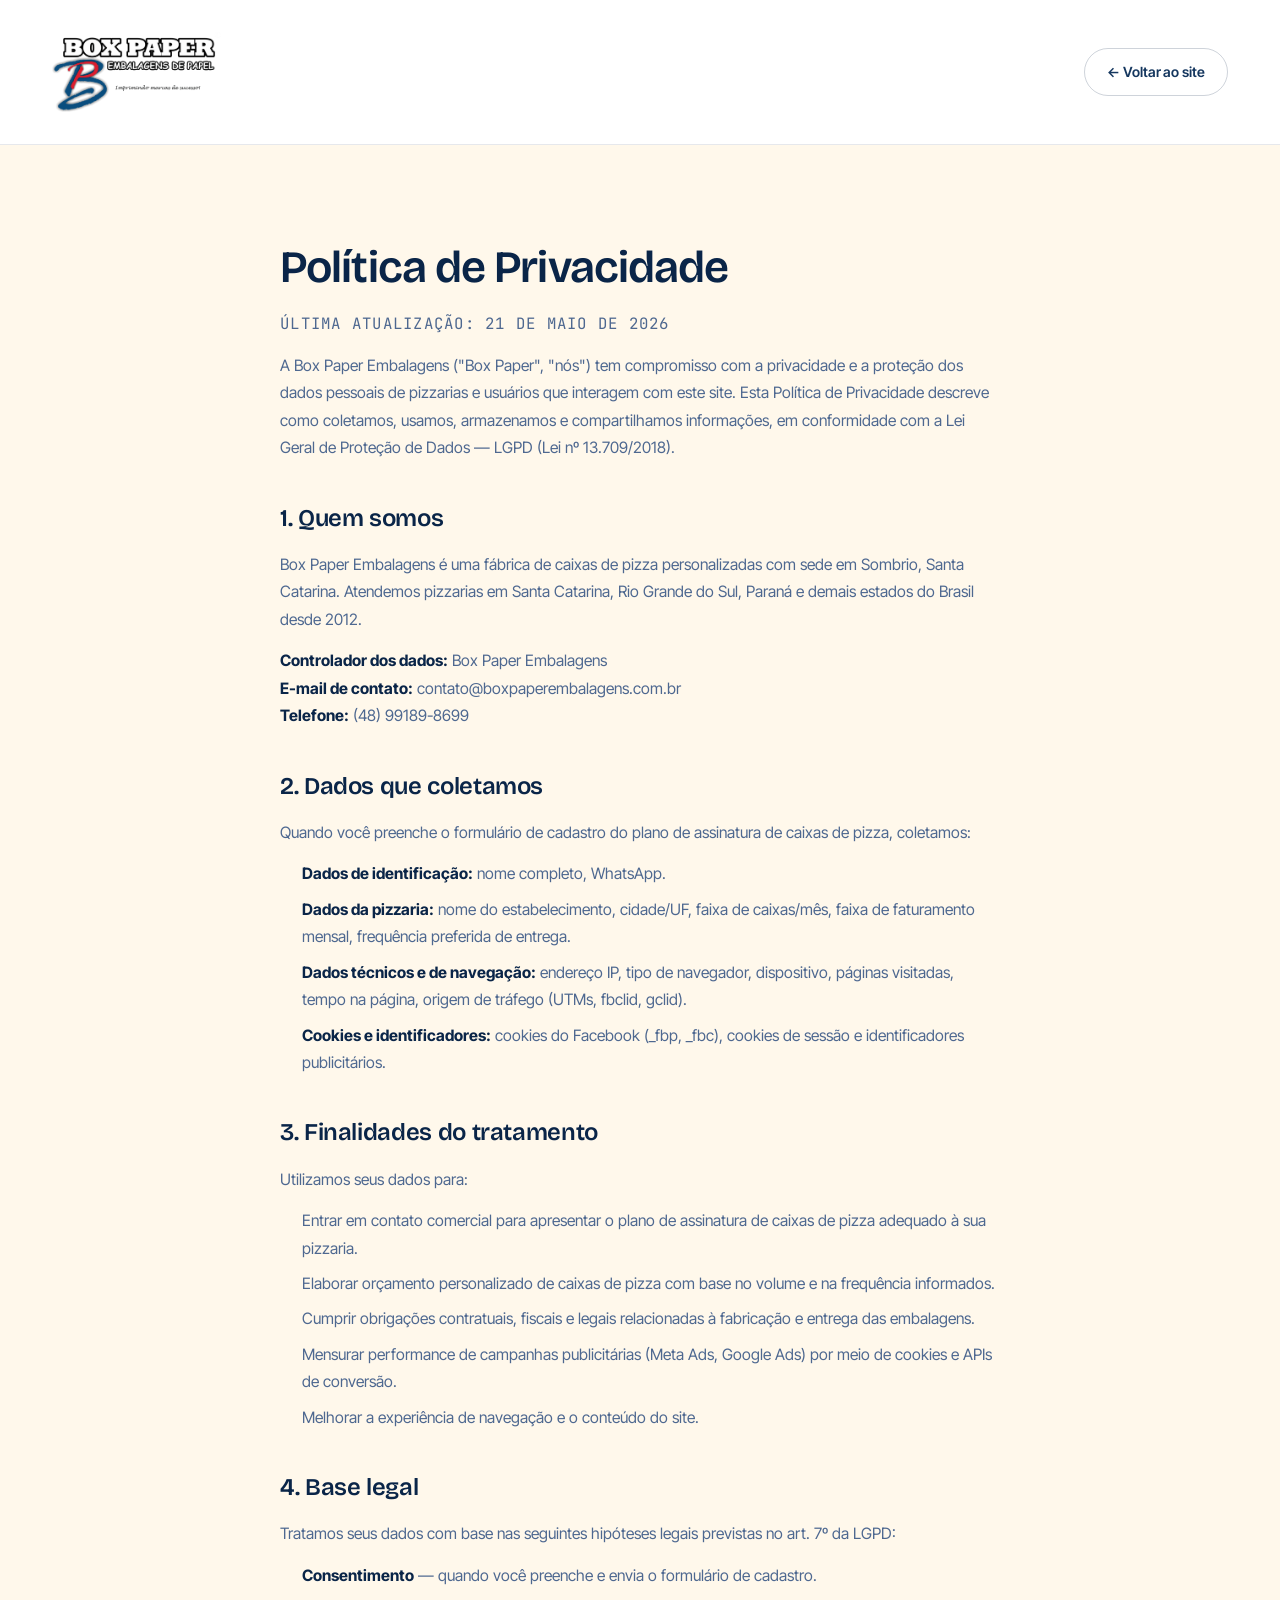
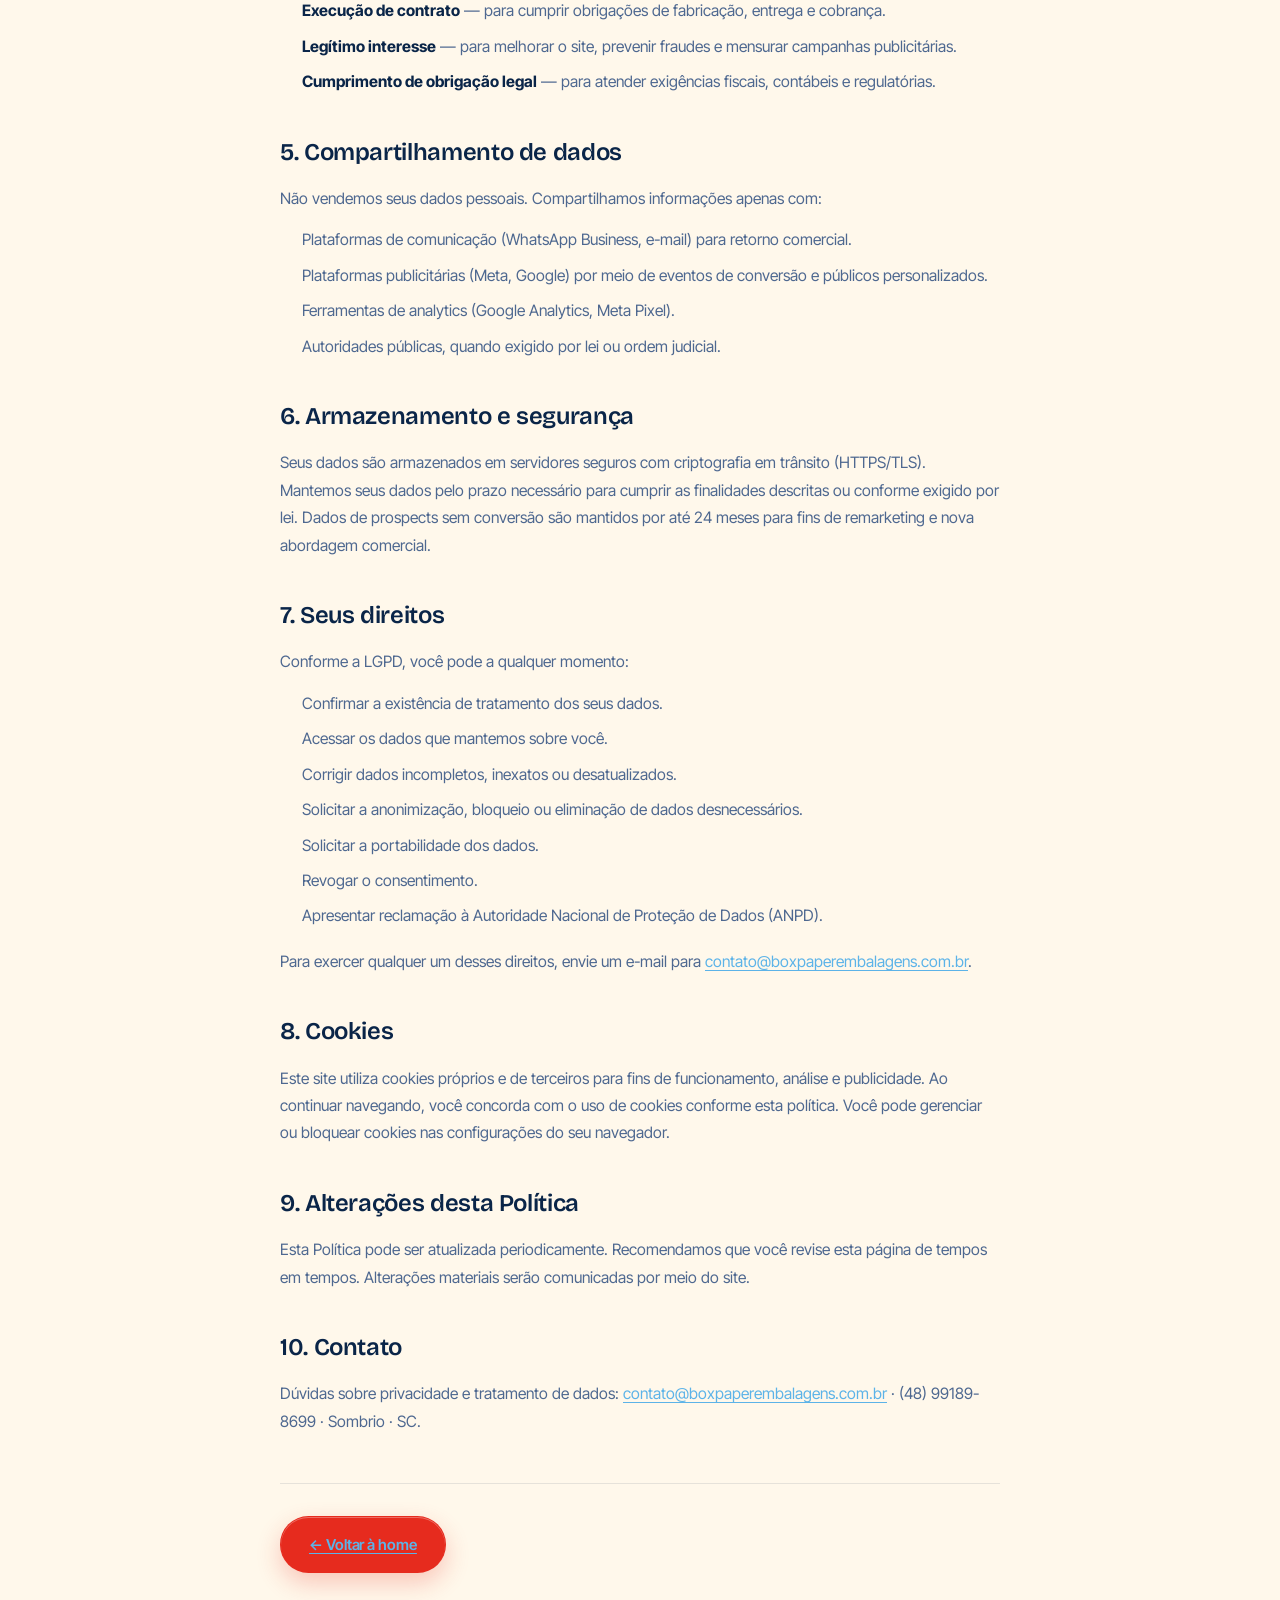
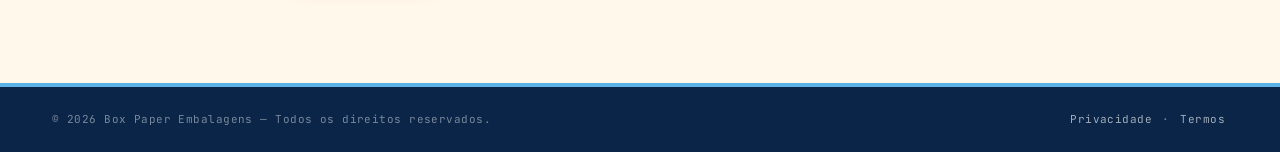
<file: privacidade.html>
<!DOCTYPE html>
<html lang="pt-BR">
<head>
  <meta charset="UTF-8">
  <meta name="viewport" content="width=device-width, initial-scale=1.0">

  <!-- Google tag (gtag.js) — GA4 Box Paper -->
  <script async src="https://www.googletagmanager.com/gtag/js?id=G-5CVBG5F4PM"></script>
  <script>
    window.dataLayer = window.dataLayer || [];
    function gtag(){dataLayer.push(arguments);}
    gtag('js', new Date());
    gtag('config', 'G-5CVBG5F4PM');
  </script>

  <title>Política de Privacidade — Box Paper Embalagens</title>
  <meta name="description" content="Política de privacidade e tratamento de dados pessoais da Box Paper Embalagens, em conformidade com a LGPD (Lei 13.709/2018).">
  <meta name="robots" content="index, follow">
  <link rel="canonical" href="https://boxpaperembalagens.com.br/privacidade">
  <meta name="theme-color" content="#5cb3e8">
  <link rel="icon" type="image/png" sizes="32x32" href="/favicon-32.png">
  <link rel="icon" type="image/png" sizes="16x16" href="/favicon-16.png">
  <link rel="icon" type="image/png" sizes="192x192" href="/favicon-192.png">
  <link rel="manifest" href="/site.webmanifest">
  <link rel="apple-touch-icon" href="/favicon-192.png">

  <link rel="preconnect" href="https://fonts.googleapis.com">
  <link rel="preconnect" href="https://fonts.gstatic.com" crossorigin>
  <link href="https://fonts.googleapis.com/css2?family=Bricolage+Grotesque:opsz,wght@12..96,400;12..96,500;12..96,600;12..96,700&family=Inter+Tight:wght@400;500;600;700&family=JetBrains+Mono:wght@500;600&display=swap" rel="stylesheet">
  <link rel="stylesheet" href="styles.css">
</head>
<body class="legal-page">

<header class="nav nav--simple">
  <div class="wrap nav-main-inner">
    <a href="/" class="nav-logo" aria-label="Box Paper Embalagens">
      <img src="assets/img/logo-box-paper.png" alt="Box Paper Embalagens" width="180" height="84">
    </a>
    <a href="/" class="btn btn--ghost-ink">← Voltar ao site</a>
  </div>
</header>

<main class="legal-content wrap">
  <h1>Política de Privacidade</h1>
  <p class="legal-meta">Última atualização: 21 de maio de 2026</p>

  <p>A Box Paper Embalagens ("Box Paper", "nós") tem compromisso com a privacidade e a proteção dos dados pessoais de pizzarias e usuários que interagem com este site. Esta Política de Privacidade descreve como coletamos, usamos, armazenamos e compartilhamos informações, em conformidade com a Lei Geral de Proteção de Dados — LGPD (Lei nº 13.709/2018).</p>

  <h2>1. Quem somos</h2>
  <p>Box Paper Embalagens é uma fábrica de caixas de pizza personalizadas com sede em Sombrio, Santa Catarina. Atendemos pizzarias em Santa Catarina, Rio Grande do Sul, Paraná e demais estados do Brasil desde 2012.</p>
  <p><strong>Controlador dos dados:</strong> Box Paper Embalagens<br>
  <strong>E-mail de contato:</strong> contato@boxpaperembalagens.com.br<br>
  <strong>Telefone:</strong> (48) 99189-8699</p>

  <h2>2. Dados que coletamos</h2>
  <p>Quando você preenche o formulário de cadastro do plano de assinatura de caixas de pizza, coletamos:</p>
  <ul>
    <li><strong>Dados de identificação:</strong> nome completo, WhatsApp.</li>
    <li><strong>Dados da pizzaria:</strong> nome do estabelecimento, cidade/UF, faixa de caixas/mês, faixa de faturamento mensal, frequência preferida de entrega.</li>
    <li><strong>Dados técnicos e de navegação:</strong> endereço IP, tipo de navegador, dispositivo, páginas visitadas, tempo na página, origem de tráfego (UTMs, fbclid, gclid).</li>
    <li><strong>Cookies e identificadores:</strong> cookies do Facebook (_fbp, _fbc), cookies de sessão e identificadores publicitários.</li>
  </ul>

  <h2>3. Finalidades do tratamento</h2>
  <p>Utilizamos seus dados para:</p>
  <ul>
    <li>Entrar em contato comercial para apresentar o plano de assinatura de caixas de pizza adequado à sua pizzaria.</li>
    <li>Elaborar orçamento personalizado de caixas de pizza com base no volume e na frequência informados.</li>
    <li>Cumprir obrigações contratuais, fiscais e legais relacionadas à fabricação e entrega das embalagens.</li>
    <li>Mensurar performance de campanhas publicitárias (Meta Ads, Google Ads) por meio de cookies e APIs de conversão.</li>
    <li>Melhorar a experiência de navegação e o conteúdo do site.</li>
  </ul>

  <h2>4. Base legal</h2>
  <p>Tratamos seus dados com base nas seguintes hipóteses legais previstas no art. 7º da LGPD:</p>
  <ul>
    <li><strong>Consentimento</strong> — quando você preenche e envia o formulário de cadastro.</li>
    <li><strong>Execução de contrato</strong> — para cumprir obrigações de fabricação, entrega e cobrança.</li>
    <li><strong>Legítimo interesse</strong> — para melhorar o site, prevenir fraudes e mensurar campanhas publicitárias.</li>
    <li><strong>Cumprimento de obrigação legal</strong> — para atender exigências fiscais, contábeis e regulatórias.</li>
  </ul>

  <h2>5. Compartilhamento de dados</h2>
  <p>Não vendemos seus dados pessoais. Compartilhamos informações apenas com:</p>
  <ul>
    <li>Plataformas de comunicação (WhatsApp Business, e-mail) para retorno comercial.</li>
    <li>Plataformas publicitárias (Meta, Google) por meio de eventos de conversão e públicos personalizados.</li>
    <li>Ferramentas de analytics (Google Analytics, Meta Pixel).</li>
    <li>Autoridades públicas, quando exigido por lei ou ordem judicial.</li>
  </ul>

  <h2>6. Armazenamento e segurança</h2>
  <p>Seus dados são armazenados em servidores seguros com criptografia em trânsito (HTTPS/TLS). Mantemos seus dados pelo prazo necessário para cumprir as finalidades descritas ou conforme exigido por lei. Dados de prospects sem conversão são mantidos por até 24 meses para fins de remarketing e nova abordagem comercial.</p>

  <h2>7. Seus direitos</h2>
  <p>Conforme a LGPD, você pode a qualquer momento:</p>
  <ul>
    <li>Confirmar a existência de tratamento dos seus dados.</li>
    <li>Acessar os dados que mantemos sobre você.</li>
    <li>Corrigir dados incompletos, inexatos ou desatualizados.</li>
    <li>Solicitar a anonimização, bloqueio ou eliminação de dados desnecessários.</li>
    <li>Solicitar a portabilidade dos dados.</li>
    <li>Revogar o consentimento.</li>
    <li>Apresentar reclamação à Autoridade Nacional de Proteção de Dados (ANPD).</li>
  </ul>
  <p>Para exercer qualquer um desses direitos, envie um e-mail para <a href="mailto:contato@boxpaperembalagens.com.br">contato@boxpaperembalagens.com.br</a>.</p>

  <h2>8. Cookies</h2>
  <p>Este site utiliza cookies próprios e de terceiros para fins de funcionamento, análise e publicidade. Ao continuar navegando, você concorda com o uso de cookies conforme esta política. Você pode gerenciar ou bloquear cookies nas configurações do seu navegador.</p>

  <h2>9. Alterações desta Política</h2>
  <p>Esta Política pode ser atualizada periodicamente. Recomendamos que você revise esta página de tempos em tempos. Alterações materiais serão comunicadas por meio do site.</p>

  <h2>10. Contato</h2>
  <p>Dúvidas sobre privacidade e tratamento de dados: <a href="mailto:contato@boxpaperembalagens.com.br">contato@boxpaperembalagens.com.br</a> · (48) 99189-8699 · Sombrio · SC.</p>

  <div class="legal-back">
    <a href="/" class="btn btn--accent btn--lg">← Voltar à home</a>
  </div>
</main>

<footer class="footer footer--simple">
  <div class="wrap footer-bottom">
    <span>© 2026 Box Paper Embalagens — Todos os direitos reservados.</span>
    <span class="footer-legal">
      <a href="/privacidade">Privacidade</a> ·
      <a href="/termos">Termos</a>
    </span>
  </div>
</footer>

</body>
</html>
</file>
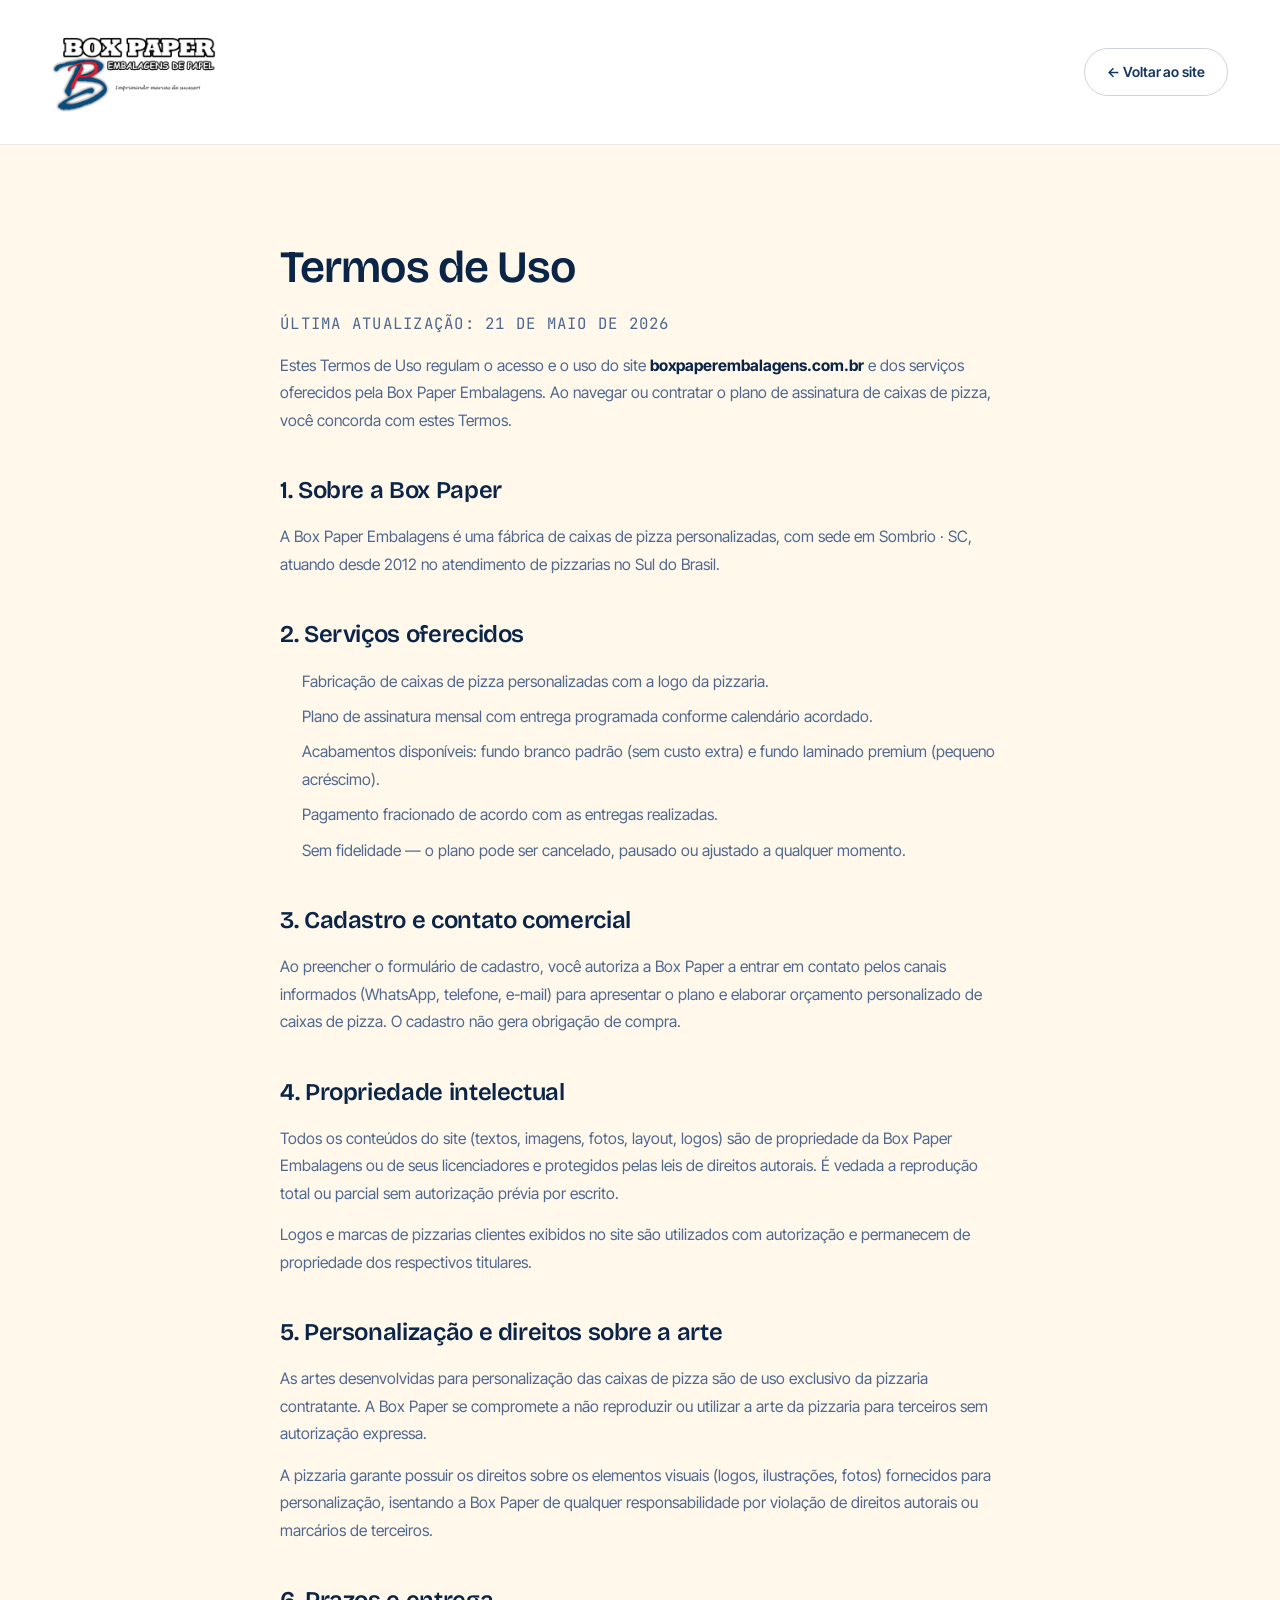
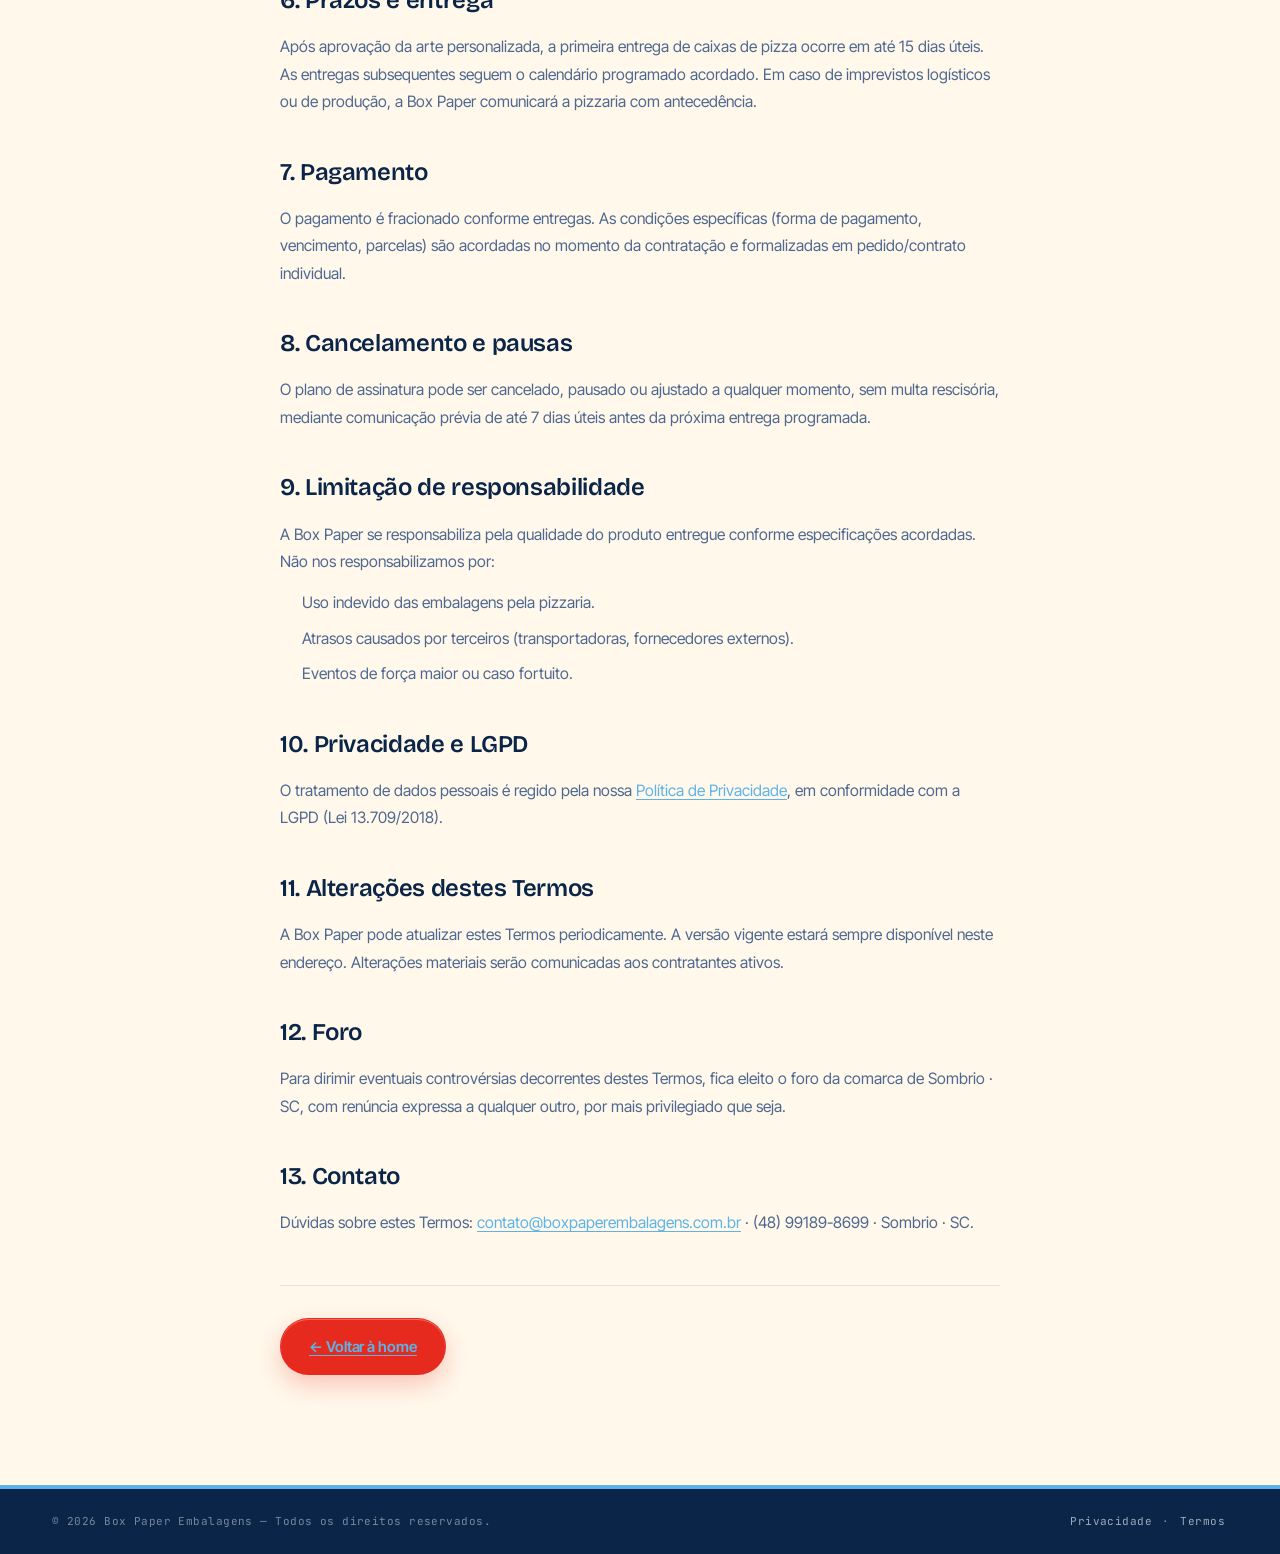
<file: termos.html>
<!DOCTYPE html>
<html lang="pt-BR">
<head>
  <meta charset="UTF-8">
  <meta name="viewport" content="width=device-width, initial-scale=1.0">

  <!-- Google tag (gtag.js) — GA4 Box Paper -->
  <script async src="https://www.googletagmanager.com/gtag/js?id=G-5CVBG5F4PM"></script>
  <script>
    window.dataLayer = window.dataLayer || [];
    function gtag(){dataLayer.push(arguments);}
    gtag('js', new Date());
    gtag('config', 'G-5CVBG5F4PM');
  </script>

  <title>Termos de Uso — Box Paper Embalagens</title>
  <meta name="description" content="Termos de uso do site e do plano de assinatura de caixas de pizza personalizadas da Box Paper Embalagens.">
  <meta name="robots" content="index, follow">
  <link rel="canonical" href="https://boxpaperembalagens.com.br/termos">
  <meta name="theme-color" content="#5cb3e8">
  <link rel="icon" type="image/png" sizes="32x32" href="/favicon-32.png">
  <link rel="icon" type="image/png" sizes="16x16" href="/favicon-16.png">
  <link rel="icon" type="image/png" sizes="192x192" href="/favicon-192.png">
  <link rel="manifest" href="/site.webmanifest">
  <link rel="apple-touch-icon" href="/favicon-192.png">

  <link rel="preconnect" href="https://fonts.googleapis.com">
  <link rel="preconnect" href="https://fonts.gstatic.com" crossorigin>
  <link href="https://fonts.googleapis.com/css2?family=Bricolage+Grotesque:opsz,wght@12..96,400;12..96,500;12..96,600;12..96,700&family=Inter+Tight:wght@400;500;600;700&family=JetBrains+Mono:wght@500;600&display=swap" rel="stylesheet">
  <link rel="stylesheet" href="styles.css">
</head>
<body class="legal-page">

<header class="nav nav--simple">
  <div class="wrap nav-main-inner">
    <a href="/" class="nav-logo" aria-label="Box Paper Embalagens">
      <img src="assets/img/logo-box-paper.png" alt="Box Paper Embalagens" width="180" height="84">
    </a>
    <a href="/" class="btn btn--ghost-ink">← Voltar ao site</a>
  </div>
</header>

<main class="legal-content wrap">
  <h1>Termos de Uso</h1>
  <p class="legal-meta">Última atualização: 21 de maio de 2026</p>

  <p>Estes Termos de Uso regulam o acesso e o uso do site <strong>boxpaperembalagens.com.br</strong> e dos serviços oferecidos pela Box Paper Embalagens. Ao navegar ou contratar o plano de assinatura de caixas de pizza, você concorda com estes Termos.</p>

  <h2>1. Sobre a Box Paper</h2>
  <p>A Box Paper Embalagens é uma fábrica de caixas de pizza personalizadas, com sede em Sombrio · SC, atuando desde 2012 no atendimento de pizzarias no Sul do Brasil.</p>

  <h2>2. Serviços oferecidos</h2>
  <ul>
    <li>Fabricação de caixas de pizza personalizadas com a logo da pizzaria.</li>
    <li>Plano de assinatura mensal com entrega programada conforme calendário acordado.</li>
    <li>Acabamentos disponíveis: fundo branco padrão (sem custo extra) e fundo laminado premium (pequeno acréscimo).</li>
    <li>Pagamento fracionado de acordo com as entregas realizadas.</li>
    <li>Sem fidelidade — o plano pode ser cancelado, pausado ou ajustado a qualquer momento.</li>
  </ul>

  <h2>3. Cadastro e contato comercial</h2>
  <p>Ao preencher o formulário de cadastro, você autoriza a Box Paper a entrar em contato pelos canais informados (WhatsApp, telefone, e-mail) para apresentar o plano e elaborar orçamento personalizado de caixas de pizza. O cadastro não gera obrigação de compra.</p>

  <h2>4. Propriedade intelectual</h2>
  <p>Todos os conteúdos do site (textos, imagens, fotos, layout, logos) são de propriedade da Box Paper Embalagens ou de seus licenciadores e protegidos pelas leis de direitos autorais. É vedada a reprodução total ou parcial sem autorização prévia por escrito.</p>
  <p>Logos e marcas de pizzarias clientes exibidos no site são utilizados com autorização e permanecem de propriedade dos respectivos titulares.</p>

  <h2>5. Personalização e direitos sobre a arte</h2>
  <p>As artes desenvolvidas para personalização das caixas de pizza são de uso exclusivo da pizzaria contratante. A Box Paper se compromete a não reproduzir ou utilizar a arte da pizzaria para terceiros sem autorização expressa.</p>
  <p>A pizzaria garante possuir os direitos sobre os elementos visuais (logos, ilustrações, fotos) fornecidos para personalização, isentando a Box Paper de qualquer responsabilidade por violação de direitos autorais ou marcários de terceiros.</p>

  <h2>6. Prazos e entrega</h2>
  <p>Após aprovação da arte personalizada, a primeira entrega de caixas de pizza ocorre em até 15 dias úteis. As entregas subsequentes seguem o calendário programado acordado. Em caso de imprevistos logísticos ou de produção, a Box Paper comunicará a pizzaria com antecedência.</p>

  <h2>7. Pagamento</h2>
  <p>O pagamento é fracionado conforme entregas. As condições específicas (forma de pagamento, vencimento, parcelas) são acordadas no momento da contratação e formalizadas em pedido/contrato individual.</p>

  <h2>8. Cancelamento e pausas</h2>
  <p>O plano de assinatura pode ser cancelado, pausado ou ajustado a qualquer momento, sem multa rescisória, mediante comunicação prévia de até 7 dias úteis antes da próxima entrega programada.</p>

  <h2>9. Limitação de responsabilidade</h2>
  <p>A Box Paper se responsabiliza pela qualidade do produto entregue conforme especificações acordadas. Não nos responsabilizamos por:</p>
  <ul>
    <li>Uso indevido das embalagens pela pizzaria.</li>
    <li>Atrasos causados por terceiros (transportadoras, fornecedores externos).</li>
    <li>Eventos de força maior ou caso fortuito.</li>
  </ul>

  <h2>10. Privacidade e LGPD</h2>
  <p>O tratamento de dados pessoais é regido pela nossa <a href="/privacidade">Política de Privacidade</a>, em conformidade com a LGPD (Lei 13.709/2018).</p>

  <h2>11. Alterações destes Termos</h2>
  <p>A Box Paper pode atualizar estes Termos periodicamente. A versão vigente estará sempre disponível neste endereço. Alterações materiais serão comunicadas aos contratantes ativos.</p>

  <h2>12. Foro</h2>
  <p>Para dirimir eventuais controvérsias decorrentes destes Termos, fica eleito o foro da comarca de Sombrio · SC, com renúncia expressa a qualquer outro, por mais privilegiado que seja.</p>

  <h2>13. Contato</h2>
  <p>Dúvidas sobre estes Termos: <a href="mailto:contato@boxpaperembalagens.com.br">contato@boxpaperembalagens.com.br</a> · (48) 99189-8699 · Sombrio · SC.</p>

  <div class="legal-back">
    <a href="/" class="btn btn--accent btn--lg">← Voltar à home</a>
  </div>
</main>

<footer class="footer footer--simple">
  <div class="wrap footer-bottom">
    <span>© 2026 Box Paper Embalagens — Todos os direitos reservados.</span>
    <span class="footer-legal">
      <a href="/privacidade">Privacidade</a> ·
      <a href="/termos">Termos</a>
    </span>
  </div>
</footer>

</body>
</html>
</file>
<file: styles.css>
/* =============================================================
   Box Paper · v8.1 — Editorial premium · paleta da identidade
   Identidade: sky blue (#5cb3e8) + navy (#1a4d8b) + tomato vermelho promocional
   Tipografia: Bricolage Grotesque (display) + Newsreader italic (accent)
                + Inter Tight (body) + JetBrains Mono (números)
   ============================================================= */

:root {
  /* ---------- paleta Box Paper (identidade real) ---------- */
  --sky-50:       #f3f9fd;
  --sky-100:      #e3f1fa;
  --sky-200:      #c5e2f4;
  --sky-300:      #9bcdeb;
  --sky-400:      #6dbce4;
  --sky-500:      #5cb3e8;    /* brand sky principal */
  --sky-600:      #3a98d2;
  --sky-700:      #2378b2;

  --navy-950:     #06203f;
  --navy-900:     #0a2548;
  --navy-850:     #103466;
  --navy-800:     #1a4d8b;    /* navy strip da identidade */
  --navy-700:     #2a5a9e;
  --navy-600:     #3d6cb0;

  --tomato:       #e62b1e;    /* vermelho promocional */
  --tomato-soft:  #ff5d4f;
  --tomato-deep:  #a8140e;
  --tomato-glow:  rgba(230, 43, 30, 0.24);

  --amber:        #f5b73e;
  --amber-soft:   #ffd680;

  --paper:        #ffffff;
  --paper-soft:   #fafdff;
  --cream:        #fff8eb;
  --cream-warm:   #faecd0;

  --ink:          #0a2548;
  --ink-soft:     #15375f;
  --ink-muted:    #4e6890;
  --ink-faded:    rgba(10, 37, 72, 0.55);

  --green:        #14a160;
  --green-shadow: rgba(20, 161, 96, 0.24);

  --rule:         rgba(255, 255, 255, 0.12);
  --rule-strong:  rgba(255, 255, 255, 0.22);
  --rule-ink:     rgba(10, 37, 72, 0.10);
  --rule-ink-strong: rgba(10, 37, 72, 0.20);

  /* ---------- tipografia ---------- */
  --font-display: 'Bricolage Grotesque', 'Inter Tight', system-ui, sans-serif;
  --font-italic:  'Newsreader', 'Cormorant Garamond', Georgia, serif;
  --font-body:    'Inter Tight', system-ui, -apple-system, sans-serif;
  --font-mono:    'JetBrains Mono', ui-monospace, monospace;

  /* ---------- layout ---------- */
  --container:    1240px;
  --container-narrow: 960px;
  --radius-sm:    6px;
  --radius:       12px;
  --radius-lg:    20px;

  /* ---------- easing ---------- */
  --ease:     cubic-bezier(0.22, 0.61, 0.36, 1);
  --ease-out: cubic-bezier(0.16, 1, 0.3, 1);
}

* , *::before, *::after { margin: 0; padding: 0; box-sizing: border-box; }
html { scroll-behavior: smooth; -webkit-text-size-adjust: 100%; text-rendering: optimizeLegibility; }
body {
  font-family: var(--font-body);
  background: var(--paper);
  color: var(--ink);
  line-height: 1.55;
  -webkit-font-smoothing: antialiased;
  -moz-osx-font-smoothing: grayscale;
  font-variant-ligatures: common-ligatures contextual;
  overflow-x: hidden;
}
::selection { background: var(--sky-500); color: #fff; }

img, svg { display: block; max-width: 100%; }
a { color: inherit; text-decoration: none; }
ul, ol { list-style: none; }
button { font-family: inherit; cursor: pointer; border: none; background: none; color: inherit; }
[hidden] { display: none !important; }
:focus-visible { outline: 2px solid var(--sky-500); outline-offset: 3px; border-radius: 4px; }

.wrap { max-width: var(--container); margin: 0 auto; padding: 0 32px; position: relative; }
.section { padding: clamp(72px, 10vw, 130px) 0; position: relative; }
.section--paper { background: var(--paper); color: var(--ink); }
.section--sky { background: var(--sky-50); color: var(--ink); }
.section--cream { background: var(--cream); color: var(--ink); }
.section--navy { background: var(--navy-900); color: #fff; }

/* =============================================================
   Tipografia editorial — chap (chapter label), h-display, h-section
   ============================================================= */
.chap {
  display: inline-flex;
  align-items: center;
  gap: 8px;
  font-family: var(--font-italic);
  font-style: italic;
  font-size: 13.5px;
  letter-spacing: 0.005em;
  color: var(--tomato);
  margin-bottom: 22px;
  font-weight: 500;
  position: relative;
}
.chap--ink { color: var(--tomato); }
.chap--light { color: var(--sky-300); }

.h-display {
  font-family: var(--font-display);
  font-size: clamp(2.4rem, 5.6vw, 4.5rem);
  font-weight: 600;
  line-height: 0.98;
  letter-spacing: -0.036em;
  color: var(--ink);
  text-wrap: balance;
  font-variation-settings: 'opsz' 96, 'wght' 600;
  max-width: 16ch;
}
.h-display em {
  font-family: var(--font-italic);
  font-style: italic;
  font-weight: 500;
  color: var(--tomato);
  letter-spacing: -0.015em;
  font-variation-settings: 'opsz' 72;
}
.h-display--md { font-size: clamp(1.9rem, 4.2vw, 3rem); max-width: 22ch; }
.h-display--light { color: #fff; }
.h-display--light em { color: var(--amber-soft); }

.h-section {
  font-family: var(--font-display);
  font-size: clamp(1.9rem, 3.8vw, 2.75rem);
  font-weight: 600;
  letter-spacing: -0.026em;
  line-height: 1.06;
  color: var(--ink);
  text-wrap: balance;
  margin-bottom: 18px;
  max-width: 24ch;
  font-variation-settings: 'opsz' 72, 'wght' 600;
}
.h-section em {
  font-family: var(--font-italic);
  font-style: italic;
  font-weight: 500;
  color: var(--tomato);
  letter-spacing: -0.012em;
}
.h-section--light { color: #fff; }
.h-section--light em { color: var(--amber-soft); }

.section-sub {
  font-size: clamp(1rem, 1.3vw, 1.125rem);
  color: var(--ink-muted);
  line-height: 1.6;
  max-width: 56ch;
}
.section-sub strong { color: var(--ink); font-weight: 600; }
.section-sub--light { color: rgba(255, 255, 255, 0.74); }
.section-sub--light strong { color: #fff; }

.section-head {
  max-width: 760px;
  margin-bottom: clamp(48px, 6vw, 72px);
}

/* =============================================================
   Buttons
   ============================================================= */
.btn {
  display: inline-flex;
  align-items: center;
  justify-content: center;
  gap: 8px;
  padding: 12px 22px;
  font-family: var(--font-body);
  font-size: 14px;
  font-weight: 600;
  letter-spacing: -0.005em;
  border-radius: 100px;
  border: 1.5px solid transparent;
  transition: transform 0.25s var(--ease), background 0.25s var(--ease), box-shadow 0.25s var(--ease), border-color 0.25s var(--ease), color 0.25s var(--ease);
  white-space: nowrap;
}
.btn--lg { padding: 16px 28px; font-size: 15px; }

.btn--accent {
  background: var(--tomato);
  color: #fff;
  box-shadow: 0 10px 24px var(--tomato-glow), 0 1px 0 rgba(255,255,255,0.30) inset;
}
.btn--accent:hover {
  background: var(--tomato-deep);
  transform: translateY(-2px);
  box-shadow: 0 14px 30px var(--tomato-glow), 0 1px 0 rgba(255,255,255,0.30) inset;
}

.btn--outline {
  background: transparent;
  color: var(--ink);
  border-color: var(--rule-ink-strong);
}
.btn--outline:hover {
  border-color: var(--ink);
  background: var(--sky-50);
  transform: translateY(-2px);
}
.btn--outline-light {
  background: transparent;
  color: #fff;
  border-color: rgba(255, 255, 255, 0.28);
}
.btn--outline-light:hover { border-color: #fff; background: rgba(255, 255, 255, 0.06); transform: translateY(-2px); }

.btn--ghost-ink {
  background: transparent;
  color: var(--ink-soft);
  border-color: var(--rule-ink-strong);
}
.btn--ghost-ink:hover { background: var(--sky-50); border-color: var(--ink); }

/* =============================================================
   ANNOUNCEMENT STRIP
   ============================================================= */
.ann {
  background: var(--cream);
  border-bottom: 1px solid var(--rule-ink);
  font-family: var(--font-mono);
  font-size: 11.5px;
  color: var(--ink-soft);
  letter-spacing: 0.02em;
}
.ann-inner {
  display: flex;
  align-items: center;
  justify-content: center;
  gap: 14px;
  padding: 8px 32px;
  flex-wrap: wrap;
}
.ann-item { display: inline-flex; align-items: center; gap: 6px; }
.ann-item svg { color: var(--tomato); }
.ann-item strong { color: var(--ink); font-weight: 600; }
.ann-sep { color: var(--ink-muted); opacity: 0.55; }
@media (max-width: 720px) { .ann-inner { gap: 8px; padding: 8px 16px; font-size: 10.5px; } .ann-sep:nth-of-type(2n) { display: none; } }

/* =============================================================
   NAV — sky main band + navy menu band (identidade Box Paper)
   ============================================================= */
.nav {
  position: sticky;
  top: 0;
  z-index: 100;
  transition: box-shadow 0.3s var(--ease);
}
.nav.is-scrolled { box-shadow: 0 8px 24px rgba(10, 37, 72, 0.10); }

.nav-main {
  background: var(--sky-500);
  border-bottom: 4px solid var(--navy-800);
}
.nav-main-inner {
  display: flex;
  align-items: center;
  justify-content: space-between;
  padding: 18px 32px;
  gap: 24px;
}
.nav-logo { display: inline-flex; align-items: center; transition: opacity 0.2s var(--ease); }
.nav-logo:hover { opacity: 0.92; }
.nav-logo img { height: 80px; width: auto; display: block; }

.nav-meta { display: inline-flex; align-items: center; gap: 18px; }
.nav-phone {
  display: inline-flex;
  align-items: center;
  gap: 10px;
  font-size: 12px;
  color: #fff;
  padding: 6px 10px;
  border-radius: 8px;
  transition: background 0.2s var(--ease);
}
.nav-phone:hover { background: rgba(255, 255, 255, 0.10); }
.nav-phone svg { color: rgba(255, 255, 255, 0.85); flex-shrink: 0; }
.nav-phone span { display: flex; flex-direction: column; line-height: 1.1; }
.nav-phone small { font-size: 10.5px; color: rgba(255, 255, 255, 0.72); font-family: var(--font-mono); letter-spacing: 0.04em; }
.nav-phone strong { font-size: 15px; font-weight: 700; letter-spacing: -0.005em; }

@media (max-width: 820px) {
  .nav-phone { display: none; }
}

.nav-menu {
  background: var(--navy-800);
  color: #fff;
}
.nav-menu-inner {
  display: flex;
  align-items: center;
  justify-content: space-between;
  padding: 0 32px;
  height: 46px;
}
.nav-links { display: flex; gap: 0; }
.nav-links a {
  position: relative;
  padding: 14px 18px;
  font-size: 13.5px;
  font-weight: 600;
  letter-spacing: 0.005em;
  color: rgba(255, 255, 255, 0.86);
  transition: color 0.2s var(--ease), background 0.2s var(--ease);
}
.nav-links a:hover { color: #fff; background: rgba(255, 255, 255, 0.06); }
.nav-links a::after {
  content: '';
  position: absolute;
  left: 18px; right: 18px;
  bottom: 0;
  height: 2px;
  background: var(--amber);
  transform: scaleX(0);
  transform-origin: left;
  transition: transform 0.28s var(--ease);
}
.nav-links a:hover::after { transform: scaleX(1); }

.nav-since {
  font-family: var(--font-italic);
  font-style: italic;
  font-size: 13px;
  color: rgba(255, 255, 255, 0.62);
}

@media (max-width: 920px) {
  .nav-links { overflow-x: auto; white-space: nowrap; }
  .nav-links a { padding: 14px 14px; font-size: 13px; }
  .nav-since { display: none; }
}
@media (max-width: 560px) {
  .nav-main-inner { padding: 16px 20px; }
  .nav-logo img { height: 90px; padding: 10px; box-sizing: border-box; }
  .nav-meta .btn { padding: 9px 14px; font-size: 13px; }
}

/* =============================================================
   HERO
   ============================================================= */
.hero {
  background: var(--sky-50);
  padding: clamp(48px, 7vw, 88px) 0 clamp(56px, 8vw, 110px);
  position: relative;
  overflow: hidden;
}
.hero::before {
  content: '';
  position: absolute;
  inset: 0;
  background:
    radial-gradient(ellipse 65% 55% at 0% 0%, rgba(92, 179, 232, 0.18), transparent 60%);
  pointer-events: none;
}
.hero-grid {
  display: grid;
  grid-template-columns: 1fr 1.15fr;
  gap: 64px;
  align-items: center;
  position: relative;
  z-index: 1;
}

.hero-left { position: relative; }
.hero-lead {
  font-size: clamp(1.05rem, 1.35vw, 1.18rem);
  color: var(--ink-soft);
  line-height: 1.6;
  max-width: 46ch;
  margin: 28px 0 36px;
  text-wrap: pretty;
}
.hero-actions {
  display: flex;
  flex-wrap: wrap;
  gap: 12px;
  margin-bottom: 48px;
}
.hero-facts {
  display: grid;
  grid-template-columns: repeat(3, 1fr);
  gap: 0;
  padding-top: 28px;
  border-top: 1px solid var(--rule-ink);
  max-width: 480px;
}
.hero-facts > div {
  display: flex;
  flex-direction: column;
  gap: 4px;
  padding-right: 24px;
  border-right: 1px solid var(--rule-ink);
}
.hero-facts > div:last-child { border-right: 0; padding-right: 0; }
.hero-facts > div:not(:first-child) { padding-left: 24px; }
.hero-facts dt {
  font-family: var(--font-mono);
  font-size: 10px;
  color: var(--ink-muted);
  letter-spacing: 0.14em;
  text-transform: uppercase;
  font-weight: 500;
}
.hero-facts dd {
  font-family: var(--font-display);
  font-size: 1.45rem;
  font-weight: 600;
  letter-spacing: -0.022em;
  color: var(--ink);
  font-variation-settings: 'opsz' 60;
  font-feature-settings: 'tnum' 1, 'lnum' 1;
}

/* Hero photo com borda branca + caption editorial */
.hero-photo {
  position: relative;
  border-radius: 8px;
  overflow: hidden;
  aspect-ratio: 4/5;
  box-shadow:
    0 36px 72px rgba(10, 37, 72, 0.22),
    0 12px 28px rgba(10, 37, 72, 0.10);
  border: 6px solid #fff;
  width: 100%;
  max-width: 100%;
  box-sizing: border-box;
}
.hero-photo img { width: 100%; height: 100%; object-fit: cover; display: block; }
.hero-photo-stack {
  position: absolute;
  inset: 0;
  width: 100%; height: 100%;
}
.hero-photo-stack img {
  position: absolute;
  inset: 0;
  width: 100%; height: 100%;
  object-fit: cover;
  opacity: 0;
  will-change: transform, opacity;
  transform-origin: center center;
}
.hero-photo-stack img.is-active { opacity: 1; }

/* modo mockup — PNGs com transparência (chromakey aplicado no source) */
.hero-photo--mockup {
  background: transparent;
  border: 0;
  box-shadow: none;
  border-radius: 0;
  aspect-ratio: 1/1;
  overflow: visible;
}
.hero-photo--mockup .hero-photo-stack img {
  object-fit: contain;
  padding: 0;
  filter: drop-shadow(0 24px 32px rgba(10, 37, 72, 0.18));
}
.hero-photo figcaption {
  position: absolute;
  left: 0; right: 0; bottom: 0;
  padding: 18px 20px;
  display: flex;
  justify-content: space-between;
  align-items: center;
  gap: 12px;
  font-family: var(--font-mono);
  font-size: 10.5px;
  color: rgba(255, 255, 255, 0.94);
  background: linear-gradient(180deg, transparent, rgba(10, 37, 72, 0.74));
  letter-spacing: 0.04em;
}

@media (max-width: 920px) {
  .hero-grid { grid-template-columns: 1fr; gap: 20px; }
  .hero-left { order: 2; }
  .hero-photo { order: 1; max-width: 420px; margin: 0 auto; }
  .hero-left .h-display { margin-top: -8px; }
  .hero-facts { gap: 20px; grid-template-columns: repeat(3, 1fr); max-width: 100%; }
}
@media (max-width: 560px) {
  .wrap { padding: 0 20px; }
  .hero-photo { border-width: 4px; }
  .hero-facts > div:not(:first-child) { padding-left: 14px; }
  .hero-facts > div { padding-right: 14px; }
  .hero-facts dd { font-size: 1.25rem; }
}

/* =============================================================
   PROBLEMA — editorial 4-itens
   ============================================================= */
.problem-head {
  display: grid;
  grid-template-columns: 1fr 1fr;
  gap: 56px;
  align-items: stretch;
  margin-bottom: clamp(48px, 6vw, 72px);
}
.problem-head .section-head {
  margin-bottom: 0;
  align-self: center;
}
.problem-photo {
  position: relative;
  border-radius: var(--radius-lg);
  overflow: hidden;
  aspect-ratio: 5/4;
  box-shadow: 0 30px 60px rgba(10, 37, 72, 0.18);
  isolation: isolate;
}
.problem-photo img {
  width: 100%; height: 100%;
  object-fit: cover;
  display: block;
}
.problem-photo::after {
  content: '';
  position: absolute; inset: 0;
  background: linear-gradient(170deg, rgba(10, 37, 72, 0.10) 0%, rgba(10, 37, 72, 0.20) 50%, rgba(10, 37, 72, 0.62) 100%);
  pointer-events: none;
}
.problem-photo figcaption {
  position: absolute;
  left: 28px; right: 28px; bottom: 26px;
  z-index: 1;
  color: #fff;
  display: flex;
  flex-direction: column;
  gap: 10px;
}
.problem-photo-eyebrow {
  font-family: var(--font-mono);
  font-size: 10.5px;
  font-weight: 600;
  letter-spacing: 0.18em;
  text-transform: uppercase;
  color: #fff;
  opacity: 0.78;
}
.problem-photo-text {
  font-family: var(--font-display);
  font-size: clamp(1.3rem, 1.9vw, 1.7rem);
  font-weight: 500;
  letter-spacing: -0.022em;
  line-height: 1.22;
  color: #fff;
  text-wrap: balance;
  font-variation-settings: 'opsz' 60, 'wght' 500;
  text-shadow: 0 2px 14px rgba(0, 0, 0, 0.50);
  max-width: 24ch;
  text-transform: none;
}
.problem-photo-text em {
  font-family: var(--font-italic);
  font-style: italic;
  font-weight: 900;
  color: #e62b1e;
  letter-spacing: -0.012em;
  font-variation-settings: 'opsz' 60;
}
@media (max-width: 820px) {
  .problem-head { grid-template-columns: 1fr; gap: 28px; }
  .problem-photo { aspect-ratio: 4/5; }
  .problem-photo img { object-position: center; }
  .problem-photo figcaption { left: 20px; right: 20px; bottom: 22px; gap: 8px; }
  .problem-photo-text { font-size: 1.4rem; }
  .problem-head .section-head .section-sub { display: none; }
}

.problem-grid {
  display: grid;
  grid-template-columns: repeat(2, 1fr);
  gap: 0;
  border-top: 1px solid var(--ink-soft);
}
.problem-item {
  display: grid;
  grid-template-columns: 72px 1fr;
  grid-template-rows: auto auto;
  column-gap: 24px;
  row-gap: 10px;
  padding: 44px 32px 44px 0;
  border-bottom: 1px solid var(--rule-ink);
  position: relative;
  transition: background 0.3s var(--ease);
}
.problem-item:hover { background: rgba(92, 179, 232, 0.04); }
.problem-item:nth-child(odd) { padding-right: 32px; border-right: 1px solid var(--rule-ink); padding-left: 0; }
.problem-item:nth-child(even) { padding-left: 32px; }
.problem-item:nth-last-child(-n+2) { border-bottom: 0; }
.problem-mark {
  grid-row: 1 / span 2;
  font-family: var(--font-italic);
  font-style: italic;
  font-size: 3.2rem;
  line-height: 0.85;
  font-weight: 500;
  color: var(--tomato);
  letter-spacing: -0.035em;
  align-self: start;
  margin-top: -4px;
  font-variation-settings: 'opsz' 72;
}
.problem-item h3 {
  font-family: var(--font-display);
  font-size: 1.25rem;
  font-weight: 600;
  letter-spacing: -0.014em;
  color: var(--ink);
  margin-bottom: 0;
  line-height: 1.25;
  font-variation-settings: 'opsz' 36;
  align-self: end;
}
.problem-item p {
  color: var(--ink-muted);
  font-size: 0.98rem;
  line-height: 1.65;
  text-wrap: pretty;
  max-width: 44ch;
}
@media (max-width: 720px) {
  .problem-grid { grid-template-columns: 1fr; }
  .problem-item { border-right: 0 !important; padding: 28px 0; }
  .problem-item:last-child { border-bottom: 0; }
}

/* =============================================================
   COMO FUNCIONA — passos editoriais
   ============================================================= */
.steps {
  display: flex;
  flex-direction: column;
  gap: clamp(56px, 7vw, 96px);
  position: relative;
}
.steps::before {
  content: '';
  position: absolute;
  left: 38px;
  top: 0;
  bottom: 0;
  width: 1px;
  background: linear-gradient(180deg, transparent, var(--rule-ink-strong) 8%, var(--rule-ink-strong) 92%, transparent);
  pointer-events: none;
}
@media (max-width: 920px) { .steps::before { display: none; } }

.step {
  display: grid;
  grid-template-columns: 76px 1fr 1.1fr;
  gap: 32px;
  align-items: center;
  position: relative;
}
.step-num { grid-column: 1; }
.step-body { grid-column: 2; }
.step-photo { grid-column: 3; }
.step--reverse { grid-template-columns: 76px 1.1fr 1fr; }
.step--reverse .step-body { grid-column: 3; }
.step--reverse .step-photo { grid-column: 2; }

.step-num {
  font-family: var(--font-display);
  font-size: clamp(2.6rem, 5vw, 4rem);
  font-weight: 600;
  color: var(--tomato);
  letter-spacing: -0.04em;
  line-height: 0.9;
  font-variation-settings: 'opsz' 96;
  position: relative;
  background: var(--sky-50);
  padding: 2px 0;
  font-feature-settings: 'tnum' 1, 'lnum' 1;
}
.step-num::before {
  content: '';
  position: absolute;
  inset: -8px -12px;
  background: var(--sky-50);
  z-index: -1;
}
.step-body { padding-right: 12px; }
.step-tag {
  display: inline-flex;
  align-items: center;
  gap: 6px;
  font-family: var(--font-mono);
  font-size: 10px;
  font-weight: 600;
  letter-spacing: 0.14em;
  text-transform: uppercase;
  background: transparent;
  color: var(--tomato);
  padding: 4px 0;
  margin-bottom: 14px;
  border-bottom: 1px solid currentColor;
  border-radius: 0;
}
.step-body h3 {
  font-family: var(--font-display);
  font-size: clamp(1.55rem, 2.4vw, 2rem);
  font-weight: 600;
  letter-spacing: -0.024em;
  line-height: 1.14;
  color: var(--ink);
  margin-bottom: 14px;
  font-variation-settings: 'opsz' 60;
  max-width: 18ch;
}
.step-body h3 em {
  font-family: var(--font-italic);
  font-style: italic;
  font-weight: 500;
  color: var(--tomato);
  letter-spacing: -0.012em;
}
.step-body p {
  color: var(--ink-muted);
  font-size: 1rem;
  line-height: 1.65;
  max-width: 42ch;
  text-wrap: pretty;
}
.step-body p em {
  font-family: var(--font-italic);
  font-style: italic;
  color: var(--ink-soft);
  font-weight: 500;
}
.step-photo {
  position: relative;
  border-radius: 6px;
  overflow: hidden;
  aspect-ratio: 4/3;
  border: 4px solid #fff;
  box-shadow: 0 20px 50px rgba(10, 37, 72, 0.14);
}
.step-photo--portrait { aspect-ratio: 4/5; }
/* esconde só no desktop, mantém no mobile */
@media (min-width: 921px) {
  .step-photo--mobile-only { display: none; }
  .step--reverse:has(.step-photo--mobile-only) {
    grid-template-columns: 76px 1fr;
  }
  .step--reverse:has(.step-photo--mobile-only) .step-body { grid-column: 2; }
}
.step-photo::after {
  content: '';
  position: absolute;
  inset: 0;
  box-shadow: 0 0 0 1px var(--rule-ink-strong) inset;
  pointer-events: none;
}
.step-photo img {
  width: 100%; height: 100%;
  object-fit: cover;
  object-position: center 30%;
  transition: transform 0.6s var(--ease);
}
.step-photo--portrait img { object-position: center center; }
.step:hover .step-photo img { transform: scale(1.03); }

@media (max-width: 920px) {
  .step, .step--reverse { grid-template-columns: 56px 1fr; grid-template-rows: auto auto; gap: 18px; }
  .step-num, .step--reverse .step-num { grid-column: 1; }
  .step-body, .step--reverse .step-body { grid-column: 2; }
  .step-photo, .step--reverse .step-photo { grid-column: 1 / -1; }
  .step-num { font-size: 2.2rem; background: transparent; }
  .step-num::before { display: none; }
}

/* =============================================================
   CALCULADORA — navy dark dramatic
   ============================================================= */
.calc-section { padding-top: clamp(80px, 10vw, 130px); padding-bottom: clamp(80px, 10vw, 130px); }
.calc {
  background: linear-gradient(160deg, var(--navy-850), var(--navy-900));
  border: 1px solid var(--rule-strong);
  border-radius: var(--radius-lg);
  padding: clamp(32px, 5vw, 56px);
  position: relative;
  overflow: hidden;
}
.calc::before {
  content: '';
  position: absolute;
  inset: 0;
  background:
    linear-gradient(180deg, transparent, rgba(230, 43, 30, 0.04) 70%);
  pointer-events: none;
}
.calc-head {
  display: flex;
  justify-content: space-between;
  align-items: baseline;
  margin-bottom: 18px;
  position: relative;
  z-index: 1;
}
.calc-label {
  font-family: var(--font-mono);
  font-size: 12px;
  font-weight: 600;
  letter-spacing: 0.10em;
  text-transform: uppercase;
  color: rgba(255, 255, 255, 0.65);
}
.calc-output {
  font-family: var(--font-display);
  font-size: clamp(2.8rem, 5.2vw, 4.2rem);
  font-weight: 700;
  color: #fff;
  letter-spacing: -0.042em;
  line-height: 1;
  font-variation-settings: 'opsz' 96;
  font-feature-settings: 'tnum' 1, 'lnum' 1;
  transition: color 0.3s var(--ease);
}
.calc-output.pulse { color: var(--tomato-soft); }

.calc-slider {
  --pct: 30%;
  -webkit-appearance: none;
  appearance: none;
  width: 100%;
  height: 6px;
  border-radius: 100px;
  background: linear-gradient(90deg, var(--tomato) 0%, var(--tomato) var(--pct), rgba(255,255,255,0.18) var(--pct), rgba(255,255,255,0.18) 100%);
  outline: none;
  cursor: pointer;
  position: relative;
  z-index: 1;
}
.calc-slider::-webkit-slider-thumb {
  -webkit-appearance: none; appearance: none;
  width: 28px; height: 28px;
  border-radius: 50%;
  background: #fff;
  cursor: grab;
  box-shadow: 0 4px 14px rgba(0,0,0,0.30), 0 0 0 4px rgba(230, 43, 30, 0.20);
  border: 3px solid var(--tomato);
  transition: transform 0.2s var(--ease);
}
.calc-slider::-webkit-slider-thumb:hover { transform: scale(1.10); }
.calc-slider::-moz-range-thumb {
  width: 28px; height: 28px;
  border-radius: 50%;
  background: #fff;
  cursor: grab;
  box-shadow: 0 4px 14px rgba(0,0,0,0.30), 0 0 0 4px rgba(230, 43, 30, 0.20);
  border: 3px solid var(--tomato);
}

.calc-marks {
  display: flex;
  justify-content: space-between;
  margin-top: 12px;
  font-family: var(--font-mono);
  font-size: 11px;
  color: rgba(255, 255, 255, 0.40);
  letter-spacing: 0.04em;
  position: relative;
  z-index: 1;
}

.calc-cards {
  display: grid;
  grid-template-columns: repeat(3, 1fr);
  gap: 14px;
  margin: 36px 0 32px;
  position: relative;
  z-index: 1;
}
.calc-card {
  background: rgba(255, 255, 255, 0.045);
  border: 1px solid var(--rule-strong);
  border-radius: var(--radius);
  padding: 24px;
  display: flex;
  flex-direction: column;
  gap: 8px;
  transition: background 0.25s var(--ease), transform 0.25s var(--ease);
}
.calc-card:hover { background: rgba(255, 255, 255, 0.07); transform: translateY(-3px); }
.calc-card-label {
  font-family: var(--font-mono);
  font-size: 10.5px;
  letter-spacing: 0.12em;
  text-transform: uppercase;
  color: rgba(255, 255, 255, 0.60);
  font-weight: 600;
}
.calc-card-value {
  font-family: var(--font-display);
  font-size: clamp(1.65rem, 2.4vw, 2rem);
  font-weight: 600;
  letter-spacing: -0.022em;
  color: #fff;
  line-height: 1;
  font-variation-settings: 'opsz' 60;
  font-feature-settings: 'tnum' 1, 'lnum' 1;
}
.calc-card-meta { font-size: 12.5px; color: rgba(255, 255, 255, 0.58); }
.calc-card--accent {
  background: linear-gradient(135deg, rgba(230, 43, 30, 0.16), rgba(230, 43, 30, 0.03));
  border-color: rgba(230, 43, 30, 0.34);
}
.calc-card--accent .calc-card-value { color: var(--tomato-soft); }

.calc-foot {
  display: flex;
  align-items: center;
  gap: 18px;
  flex-wrap: wrap;
  position: relative;
  z-index: 1;
}
.calc-disclaimer {
  font-family: var(--font-italic);
  font-style: italic;
  font-size: 12.5px;
  color: rgba(255, 255, 255, 0.48);
  max-width: 48ch;
}

@media (max-width: 720px) { .calc-cards { grid-template-columns: 1fr; } }

/* =============================================================
   COMPARATIVO
   ============================================================= */
.compare {
  background: var(--paper);
  border: 1px solid var(--rule-ink);
  border-radius: var(--radius-lg);
  overflow: hidden;
  box-shadow: 0 12px 40px rgba(10, 37, 72, 0.06);
}
.compare-row {
  display: grid;
  grid-template-columns: 1.2fr 1fr 1fr;
  align-items: center;
  border-bottom: 1px solid var(--rule-ink);
  transition: background 0.2s var(--ease);
}
.compare-row:hover:not(.compare-row--head) { background: var(--sky-50); }
.compare-row:last-child { border-bottom: 0; }
.compare-row--head {
  background: var(--navy-900);
  color: #fff;
  font-family: var(--font-mono);
  font-size: 11.5px;
  font-weight: 600;
  letter-spacing: 0.08em;
  text-transform: uppercase;
}
.compare-row--head .compare-col { padding: 18px 24px; border-left: 1px solid var(--rule-strong); height: 100%; display: flex; align-items: center; }
.compare-row--head .compare-col--bad { color: rgba(255, 255, 255, 0.62); }
.compare-row--head .compare-col--good { background: var(--tomato); color: #fff; border-left-color: var(--tomato-deep); }

.compare-feature {
  font-family: var(--font-display);
  font-size: 1.025rem;
  font-weight: 600;
  color: var(--ink);
  padding: 20px 24px;
  letter-spacing: -0.005em;
}
.compare-col {
  display: flex;
  align-items: center;
  gap: 10px;
  padding: 20px 24px;
  font-size: 0.95rem;
  border-left: 1px solid var(--rule-ink);
  height: 100%;
}
.compare-col svg { flex-shrink: 0; }
.compare-col--bad { color: var(--ink-muted); }
.compare-col--bad svg { color: var(--tomato); opacity: 0.55; }
.compare-col--good { color: var(--ink); font-weight: 500; background: rgba(20, 161, 96, 0.06); }
.compare-col--good svg { color: var(--green); }

@media (max-width: 720px) {
  .compare-row { grid-template-columns: 1fr; }
  .compare-row--head { display: none; }
  .compare-feature { padding: 14px 18px 4px; font-size: 0.95rem; }
  .compare-col { padding: 8px 18px 14px; border-left: 0; font-size: 0.88rem; }
  .compare-col--good { background: rgba(20, 161, 96, 0.10); }
}

/* =============================================================
   ACABAMENTOS
   ============================================================= */
.finishes {
  display: grid;
  grid-template-columns: 1fr 1fr;
  gap: 24px;
}
.finish-card {
  background: var(--paper);
  border: 1px solid var(--rule-ink);
  border-radius: var(--radius-lg);
  overflow: hidden;
  transition: transform 0.3s var(--ease), border-color 0.3s var(--ease), box-shadow 0.3s var(--ease);
  display: flex;
  flex-direction: column;
}
.finish-card:hover {
  transform: translateY(-6px);
  border-color: var(--sky-300);
  box-shadow: 0 22px 50px rgba(10, 37, 72, 0.12);
}
.finish-card--premium { border-color: rgba(245, 183, 62, 0.42); }

.finish-card-media {
  padding: 32px;
  height: 360px;
  overflow: hidden;
  border-bottom: 1px solid var(--rule-ink);
  position: relative;
  background: var(--paper);
}
.finish-card-media::before {
  content: 'BP · STD';
  position: absolute;
  top: 16px;
  left: 16px;
  z-index: 2;
  font-family: var(--font-mono);
  font-size: 9.5px;
  font-weight: 600;
  letter-spacing: 0.16em;
  color: var(--ink-muted);
  background: rgba(255, 255, 255, 0.85);
  backdrop-filter: blur(4px);
  padding: 4px 8px;
  border: 1px solid var(--rule-ink);
  border-radius: 3px;
}
.finish-card--premium .finish-card-media::before { content: 'BP · PRM'; color: var(--ink); }
.finish-card-media img {
  width: 100%; height: 100%;
  object-fit: contain;
  display: block;
  transition: transform 0.6s var(--ease);
}
.finish-card:hover .finish-card-media img { transform: scale(1.04); }

.finish-card-body { padding: 28px 32px 32px; }
.finish-card-tag {
  display: inline-flex;
  align-items: center;
  gap: 8px;
  font-family: var(--font-mono);
  font-size: 10.5px;
  font-weight: 700;
  letter-spacing: 0.10em;
  text-transform: uppercase;
  padding: 6px 12px;
  border-radius: 100px;
  margin-bottom: 16px;
  background: rgba(230, 43, 30, 0.10);
  color: var(--tomato-deep);
}
.finish-card-tag--gold {
  background: linear-gradient(135deg, var(--amber), var(--amber-soft));
  color: var(--ink);
}
.finish-card h3 {
  font-family: var(--font-display);
  font-size: 1.6rem;
  font-weight: 600;
  letter-spacing: -0.018em;
  color: var(--ink);
  margin-bottom: 12px;
}
.finish-card p { color: var(--ink-muted); font-size: 1rem; line-height: 1.65; }

@media (max-width: 720px) {
  .finishes { grid-template-columns: 1fr; }
  .finish-card-media { height: 280px; padding: 16px; }
}

/* =============================================================
   SOCIAL PROOF
   ============================================================= */
.testimonials {
  display: grid;
  grid-template-columns: repeat(3, 1fr);
  gap: 20px;
  margin-bottom: clamp(56px, 8vw, 88px);
}
.testimonial {
  background: var(--paper);
  border: 1px solid var(--rule-ink);
  border-radius: var(--radius);
  padding: 32px 30px 26px;
  display: flex;
  flex-direction: column;
  gap: 22px;
  transition: transform 0.3s var(--ease), box-shadow 0.3s var(--ease), border-color 0.3s var(--ease);
  position: relative;
  overflow: hidden;
}
.testimonial:hover {
  transform: translateY(-4px);
  box-shadow: 0 18px 40px rgba(10, 37, 72, 0.10);
  border-color: var(--sky-300);
}
.testimonial::before {
  content: '"';
  position: absolute;
  top: -10px; left: 18px;
  font-family: var(--font-italic);
  font-style: italic;
  font-size: 6rem;
  font-weight: 600;
  color: var(--sky-200);
  line-height: 0.85;
  pointer-events: none;
  opacity: 0.6;
}
.testimonial p {
  font-family: var(--font-italic);
  font-style: italic;
  font-size: 1.075rem;
  line-height: 1.58;
  color: var(--ink);
  font-weight: 400;
  position: relative;
  z-index: 1;
}
.testimonial p strong { color: var(--tomato-deep); font-weight: 600; font-style: italic; }
.testimonial footer {
  display: flex;
  align-items: center;
  gap: 12px;
  border-top: 1px solid var(--rule-ink);
  padding-top: 16px;
  margin-top: auto;
}
.testimonial .avatar {
  width: 40px; height: 40px;
  border-radius: 50%;
  background: linear-gradient(135deg, var(--sky-500), var(--navy-800));
  color: #fff;
  display: inline-flex;
  align-items: center;
  justify-content: center;
  font-family: var(--font-display);
  font-weight: 700;
  font-size: 16px;
  flex-shrink: 0;
}
.testimonial footer strong { font-size: 13.5px; color: var(--ink); display: block; }
.testimonial footer span { font-size: 12px; color: var(--ink-muted); }

@media (max-width: 920px) { .testimonials { grid-template-columns: 1fr; } }

/* logos marquee */
.logos {
  border-top: 1px solid var(--rule-ink);
  padding-top: 36px;
  text-align: center;
}
.logos-label {
  font-family: var(--font-mono);
  font-size: 11px;
  letter-spacing: 0.14em;
  text-transform: uppercase;
  color: var(--ink-muted);
  font-weight: 600;
  margin-bottom: 26px;
  display: inline-block;
}
.logos-track {
  display: flex;
  gap: 0;
  overflow: hidden;
  width: 100%;
  mask-image: linear-gradient(90deg, transparent, black 10%, black 90%, transparent);
  -webkit-mask-image: linear-gradient(90deg, transparent, black 10%, black 90%, transparent);
}
.logos-set {
  display: inline-flex;
  align-items: center;
  gap: 56px;
  padding-right: 56px;
  animation: logosScroll 40s linear infinite;
  white-space: nowrap;
}
.logos-set span {
  font-family: var(--font-italic);
  font-style: italic;
  font-size: 1.5rem;
  font-weight: 500;
  color: var(--ink-muted);
  letter-spacing: -0.01em;
  flex-shrink: 0;
  transition: color 0.25s var(--ease);
  cursor: default;
}
.logos-set span:hover { color: var(--tomato); }
@keyframes logosScroll { from { transform: translateX(0); } to { transform: translateX(-50%); } }

/* =============================================================
   CTA FINAL
   ============================================================= */
.cta-section {
  background: var(--navy-900);
  padding: clamp(80px, 10vw, 130px) 0;
}
.final {
  background: linear-gradient(160deg, var(--navy-850), var(--navy-900));
  border: 1px solid var(--rule-strong);
  border-radius: var(--radius-lg);
  display: grid;
  grid-template-columns: 1.2fr 1fr;
  overflow: hidden;
  position: relative;
  box-shadow: 0 40px 100px rgba(0, 0, 0, 0.30);
}
.final-text { padding: clamp(40px, 5vw, 64px); position: relative; z-index: 1; }
.final-text .chap { color: var(--sky-300); }
.final-text .h-display { margin-bottom: 16px; }
.final-actions { display: flex; flex-wrap: wrap; gap: 12px; margin: 28px 0 24px; }
.final-bullets { display: flex; flex-direction: column; gap: 10px; margin-top: 8px; }
.final-bullets li {
  display: inline-flex; align-items: center; gap: 10px;
  font-size: 13.5px;
  color: rgba(255, 255, 255, 0.74);
}
.final-bullets svg { color: var(--green); }

.final-photo { position: relative; overflow: hidden; min-height: 440px; }
.final-photo img { width: 100%; height: 100%; object-fit: cover; }

@media (max-width: 920px) {
  .final { grid-template-columns: 1fr; }
  .final-photo { min-height: 280px; order: -1; }
}

/* =============================================================
   FOOTER
   ============================================================= */
.footer {
  background: var(--navy-900);
  padding: 72px 0 28px;
  border-top: 4px solid var(--sky-500);
  color: rgba(255, 255, 255, 0.78);
  position: relative;
}
.footer-grid {
  display: grid;
  grid-template-columns: 1.4fr 1fr 1fr 1fr;
  gap: 48px;
  margin-bottom: 48px;
}
.footer-logo {
  height: 120px;
  width: auto;
  margin-bottom: 20px;
  display: block;
}
.footer-brand p {
  color: rgba(255, 255, 255, 0.62);
  font-size: 13.5px;
  line-height: 1.65;
  max-width: 36ch;
}
.footer-col h4 {
  font-family: var(--font-mono);
  font-size: 10.5px;
  font-weight: 700;
  letter-spacing: 0.16em;
  text-transform: uppercase;
  color: var(--sky-300);
  margin-bottom: 18px;
}
.footer-col ul li { margin-bottom: 10px; font-size: 13.5px; color: rgba(255, 255, 255, 0.68); }
.footer-col ul li a { transition: color 0.2s var(--ease); }
.footer-col ul li a:hover { color: #fff; }
.footer-bottom {
  display: flex;
  justify-content: space-between;
  align-items: center;
  padding-top: 24px;
  border-top: 1px solid var(--rule);
  font-family: var(--font-mono);
  font-size: 11px;
  color: rgba(255, 255, 255, 0.45);
  letter-spacing: 0.04em;
  flex-wrap: wrap;
  gap: 12px;
}
@media (max-width: 820px) { .footer-grid { grid-template-columns: 1fr 1fr; gap: 32px; } }
@media (max-width: 480px) { .footer-grid { grid-template-columns: 1fr; } }

/* =============================================================
   MOTION — initial states (Motion One hooks)
   ============================================================= */
[data-motion="fade-up"] { opacity: 0; transform: translateY(26px); }
[data-motion="fade-in"] { opacity: 0; }
[data-motion="scale-in"] { opacity: 0; transform: scale(0.96); }
[data-motion="slide-left"] { opacity: 0; transform: translateX(-32px); }
[data-motion="slide-right"] { opacity: 0; transform: translateX(32px); }
[data-stagger] > * { opacity: 0; transform: translateY(20px); }

@media (prefers-reduced-motion: reduce) {
  *, *::before, *::after {
    animation-duration: 0.01ms !important;
    animation-iteration-count: 1 !important;
    transition-duration: 0.01ms !important;
  }
  [data-motion], [data-stagger] > * { opacity: 1 !important; transform: none !important; }
}

/* scroll progress bar (top edge) */
.scroll-progress {
  position: fixed;
  top: 0; left: 0;
  height: 3px;
  background: linear-gradient(90deg, var(--tomato), var(--tomato-soft));
  width: 0%;
  z-index: 200;
  transition: width 0.1s linear;
  pointer-events: none;
}

/* =============================================================
   MODAL
   ============================================================= */
.modal {
  position: fixed; inset: 0;
  z-index: 1000;
  display: flex;
  align-items: center;
  justify-content: center;
  padding: 20px;
  opacity: 0;
  transition: opacity 0.32s var(--ease);
}
.modal.open { opacity: 1; }
.modal-backdrop {
  position: absolute; inset: 0;
  background: rgba(10, 37, 72, 0.74);
  backdrop-filter: blur(12px) saturate(140%);
  cursor: pointer;
}
.modal-card {
  position: relative;
  background: var(--paper);
  color: var(--ink);
  border-radius: var(--radius-lg);
  padding: 44px 44px 36px;
  max-width: 560px;
  width: 100%;
  max-height: calc(100vh - 40px);
  overflow-y: auto;
  box-shadow: 0 60px 120px rgba(10, 37, 72, 0.45);
  transform: scale(0.95) translateY(20px);
  transition: transform 0.4s var(--ease-out);
}
.modal.open .modal-card { transform: scale(1) translateY(0); }
.modal-close {
  position: absolute;
  top: 18px; right: 18px;
  width: 36px; height: 36px;
  border-radius: 50%;
  background: var(--cream);
  color: var(--ink-soft);
  font-size: 22px;
  display: flex;
  align-items: center;
  justify-content: center;
  transition: all 0.2s var(--ease);
  border: 1px solid var(--rule-ink);
}
.modal-close:hover { background: var(--tomato); color: #fff; border-color: var(--tomato); transform: rotate(90deg); }

.modal-header { margin-bottom: 22px; }
.modal-header .chap { margin-bottom: 12px; }
.modal-title {
  font-family: var(--font-display);
  font-size: clamp(1.6rem, 3vw, 2rem);
  font-weight: 600;
  letter-spacing: -0.022em;
  line-height: 1.12;
  margin-bottom: 12px;
  color: var(--ink);
  text-wrap: balance;
}
.modal-title em { font-family: var(--font-italic); font-style: italic; font-weight: 500; color: var(--tomato); }
.modal-sub {
  font-size: 0.95rem;
  color: var(--ink-muted);
  line-height: 1.55;
  margin-bottom: 22px;
}
.modal-sub strong { color: var(--ink); font-weight: 600; }

.modal-progress { margin-bottom: 26px; }
.modal-progress-track {
  height: 4px;
  background: var(--rule-ink);
  border-radius: 4px;
  overflow: hidden;
  margin-bottom: 12px;
}
.modal-progress-fill {
  height: 100%;
  background: linear-gradient(90deg, var(--tomato-deep), var(--tomato));
  border-radius: 4px;
  transition: width 0.5s var(--ease);
}
.modal-steps { display: flex; justify-content: space-between; }
.modal-step-label {
  font-family: var(--font-mono);
  font-size: 10.5px;
  font-weight: 600;
  letter-spacing: 0.10em;
  text-transform: uppercase;
  color: var(--ink-muted);
  transition: color 0.22s var(--ease);
}
.modal-step-label.active { color: var(--tomato); }
.modal-step-label.done { color: var(--ink); }
.modal-step-label.done::before { content: '✓ '; color: var(--green); }

.modal-form { display: block; }
.modal-step {
  display: none;
  animation: fadeStep 0.36s var(--ease-out);
}
.modal-step.active { display: block; }
@keyframes fadeStep {
  from { opacity: 0; transform: translateY(10px); }
  to { opacity: 1; transform: translateY(0); }
}

.field { display: block; margin-bottom: 14px; }
.field-label {
  display: block;
  font-family: var(--font-mono);
  font-size: 10.5px;
  font-weight: 700;
  color: var(--ink);
  letter-spacing: 0.10em;
  margin-bottom: 7px;
  text-transform: uppercase;
}
.field-label .opt { font-weight: 500; color: var(--ink-muted); text-transform: none; letter-spacing: 0; }
.field input, .field select {
  width: 100%;
  padding: 13px 16px;
  background: var(--sky-50);
  border: 1.5px solid var(--rule-ink);
  border-radius: var(--radius-sm);
  color: var(--ink);
  font-family: inherit;
  font-size: 14.5px;
  line-height: 1.4;
  transition: all 0.18s var(--ease);
}
.field input::placeholder { color: var(--ink-muted); }
.field input:focus, .field select:focus {
  outline: none;
  border-color: var(--tomato);
  background: #fff;
  box-shadow: 0 0 0 4px rgba(230, 43, 30, 0.10);
}
.field input.invalid, .field select.invalid {
  border-color: var(--tomato);
  background: rgba(230, 43, 30, 0.04);
}
.field select {
  appearance: none;
  background-image: url("data:image/svg+xml;utf8,<svg xmlns='http://www.w3.org/2000/svg' viewBox='0 0 24 24' fill='none' stroke='%23e62b1e' stroke-width='2.5' stroke-linecap='round' stroke-linejoin='round'><polyline points='6 9 12 15 18 9'/></svg>");
  background-repeat: no-repeat;
  background-position: right 14px center;
  background-size: 14px;
  padding-right: 42px;
}

.modal-nav { display: flex; gap: 10px; margin-top: 22px; }
.modal-nav .btn { padding: 14px 22px; font-size: 14px; }
.modal-nav .btn-grow { flex: 1; }

.modal-microcopy {
  margin-top: 16px;
  font-size: 11.5px;
  color: var(--ink-muted);
  text-align: center;
  display: flex;
  align-items: center;
  justify-content: center;
  gap: 6px;
}

@media (max-width: 560px) {
  .modal-card { padding: 32px 22px 26px; border-radius: var(--radius); }
  .modal-title { font-size: 1.4rem; }
}

/* =============================================================
   FAQ — accordion editorial
   ============================================================= */
.faq-list {
  display: flex;
  flex-direction: column;
  gap: 14px;
  max-width: 920px;
  margin: 0 auto;
}
.faq-item {
  background: var(--paper);
  border: 1px solid var(--rule-ink);
  border-radius: var(--radius);
  overflow: hidden;
  transition: border-color 0.3s var(--ease), box-shadow 0.3s var(--ease);
}
.faq-item[open] {
  border-color: var(--sky-300);
  box-shadow: 0 16px 40px rgba(10, 37, 72, 0.08);
}
.faq-item > summary {
  list-style: none;
  cursor: pointer;
  padding: 22px 56px 22px 26px;
  font-family: var(--font-display);
  font-size: 1.08rem;
  font-weight: 600;
  letter-spacing: -0.012em;
  color: var(--ink);
  position: relative;
  line-height: 1.4;
}
.faq-item > summary::-webkit-details-marker { display: none; }
.faq-item > summary::after {
  content: '+';
  position: absolute;
  right: 22px;
  top: 50%;
  transform: translateY(-50%);
  font-family: var(--font-mono);
  font-size: 1.4rem;
  font-weight: 400;
  color: var(--sky-400);
  transition: transform 0.3s var(--ease);
}
.faq-item[open] > summary::after {
  content: '−';
  color: var(--tomato);
}
.faq-item-body {
  padding: 0 26px 24px;
  color: var(--ink-muted);
  font-size: 0.98rem;
  line-height: 1.7;
}
.faq-item-body p { margin: 0; }
@media (max-width: 720px) {
  .faq-item > summary { padding: 18px 48px 18px 20px; font-size: 0.98rem; }
  .faq-item-body { padding: 0 20px 20px; font-size: 0.94rem; }
}

/* =============================================================
   LEGAL PAGES (privacidade, termos)
   ============================================================= */
.legal-page { background: var(--cream); color: var(--ink); }
.legal-page body::before, .legal-page body::after { display: none; }
.nav--simple {
  background: rgba(255, 255, 255, 0.96);
  border-bottom: 1px solid var(--rule-ink);
  padding: 14px 0;
}
.nav--simple .nav-main-inner {
  display: flex;
  align-items: center;
  justify-content: space-between;
}
.legal-content {
  max-width: 760px;
  padding: clamp(48px, 7vw, 88px) 20px clamp(64px, 9vw, 110px);
}
.legal-content h1 {
  font-family: var(--font-display);
  font-size: clamp(2rem, 4vw, 2.8rem);
  font-weight: 600;
  letter-spacing: -0.02em;
  color: var(--ink);
  margin-bottom: 8px;
  text-wrap: balance;
}
.legal-content h2 {
  font-family: var(--font-display);
  font-size: clamp(1.25rem, 2vw, 1.5rem);
  font-weight: 600;
  letter-spacing: -0.015em;
  color: var(--ink);
  margin: 38px 0 14px;
}
.legal-content p, .legal-content li {
  font-size: 0.98rem;
  line-height: 1.75;
  color: var(--ink-muted);
}
.legal-content p { margin: 0 0 14px; }
.legal-content .lead {
  font-size: 1.12rem;
  color: var(--ink);
  margin-bottom: 28px;
  line-height: 1.65;
}
.legal-content ul, .legal-content ol {
  margin: 0 0 18px;
  padding-left: 22px;
}
.legal-content li { margin-bottom: 8px; }
.legal-content a {
  color: var(--sky-500);
  text-decoration: underline;
  text-underline-offset: 3px;
}
.legal-content a:hover { color: var(--tomato); }
.legal-content strong { color: var(--ink); }
.legal-meta {
  font-family: var(--font-mono);
  font-size: 11px;
  letter-spacing: 0.08em;
  text-transform: uppercase;
  color: var(--ink-muted);
  margin-bottom: 32px;
}
.legal-back {
  margin-top: 48px;
  padding-top: 32px;
  border-top: 1px solid var(--rule-ink);
}

.product-hero {
  border-radius: var(--radius-lg);
  overflow: hidden;
  margin: 28px 0 32px;
  box-shadow: 0 30px 60px rgba(10, 37, 72, 0.14);
}
.product-hero img { width: 100%; height: auto; display: block; }

.numbered-steps {
  list-style: decimal;
  padding-left: 28px;
}
.numbered-steps li {
  margin-bottom: 14px;
  font-size: 0.98rem;
  line-height: 1.75;
  color: var(--ink-muted);
}

.bullets {
  list-style: none;
  padding-left: 0;
  margin-top: 14px;
}
.bullets li {
  display: flex;
  align-items: center;
  gap: 8px;
  font-size: 0.9rem;
  color: var(--ink-muted);
  margin-bottom: 6px;
}
.bullets svg { color: var(--sky-500); flex-shrink: 0; }

.breadcrumbs {
  padding: 18px 20px 0;
  font-family: var(--font-mono);
  font-size: 11px;
  letter-spacing: 0.06em;
  text-transform: uppercase;
}
.breadcrumbs ol {
  list-style: none;
  padding: 0;
  margin: 0;
  display: flex;
  gap: 6px;
  color: var(--ink-muted);
}
.breadcrumbs li:not(:last-child)::after { content: '/'; margin-left: 6px; color: var(--ink-muted); }
.breadcrumbs a { color: var(--sky-500); text-decoration: none; }
.breadcrumbs a:hover { color: var(--tomato); }

.footer--simple {
  background: var(--ink);
  color: rgba(255, 255, 255, 0.62);
  padding: 24px 0;
  font-size: 12px;
}
.footer--simple .footer-bottom {
  display: flex;
  justify-content: space-between;
  align-items: center;
  flex-wrap: wrap;
  gap: 12px;
  padding-top: 0;
  border: none;
}
.footer--simple a { color: rgba(255, 255, 255, 0.78); text-decoration: none; }
.footer--simple a:hover { color: #fff; }
.footer-legal a { color: rgba(255, 255, 255, 0.62); text-decoration: none; margin: 0 4px; }
.footer-legal a:hover { color: #fff; text-decoration: underline; }

/* =============================================================
   404 PAGE
   ============================================================= */
.page-404 { background: var(--cream); color: var(--ink); min-height: 100vh; display: flex; flex-direction: column; }
.error-page {
  flex: 1;
  display: flex;
  align-items: center;
  padding: clamp(48px, 8vw, 120px) 0;
}
.error-box {
  max-width: 640px;
  margin: 0 auto;
  text-align: center;
}
.error-code {
  font-family: var(--font-display);
  font-size: clamp(5rem, 14vw, 9rem);
  font-weight: 800;
  letter-spacing: -0.06em;
  line-height: 1;
  color: var(--tomato);
  display: block;
  margin-bottom: 16px;
}
.error-page h1 {
  font-family: var(--font-display);
  font-size: clamp(1.5rem, 3vw, 2.2rem);
  font-weight: 600;
  margin-bottom: 18px;
  color: var(--ink);
}
.error-page p {
  font-size: 1.05rem;
  line-height: 1.6;
  color: var(--ink-muted);
  margin-bottom: 32px;
}
.error-actions {
  display: flex;
  gap: 14px;
  justify-content: center;
  flex-wrap: wrap;
  margin-bottom: 40px;
}
.error-links {
  list-style: none;
  padding: 0;
  margin: 0;
  display: flex;
  flex-wrap: wrap;
  justify-content: center;
  gap: 12px 24px;
  font-family: var(--font-mono);
  font-size: 12px;
  letter-spacing: 0.04em;
}
.error-links a {
  color: var(--sky-500);
  text-decoration: none;
}
.error-links a:hover { color: var(--tomato); }

/* =============================================================
   FOOTER LEGAL LINKS (home)
   ============================================================= */
.footer .footer-legal a {
  color: rgba(255, 255, 255, 0.62);
  text-decoration: none;
  margin: 0 3px;
}
.footer .footer-legal a:hover { color: #fff; text-decoration: underline; }
</file>
